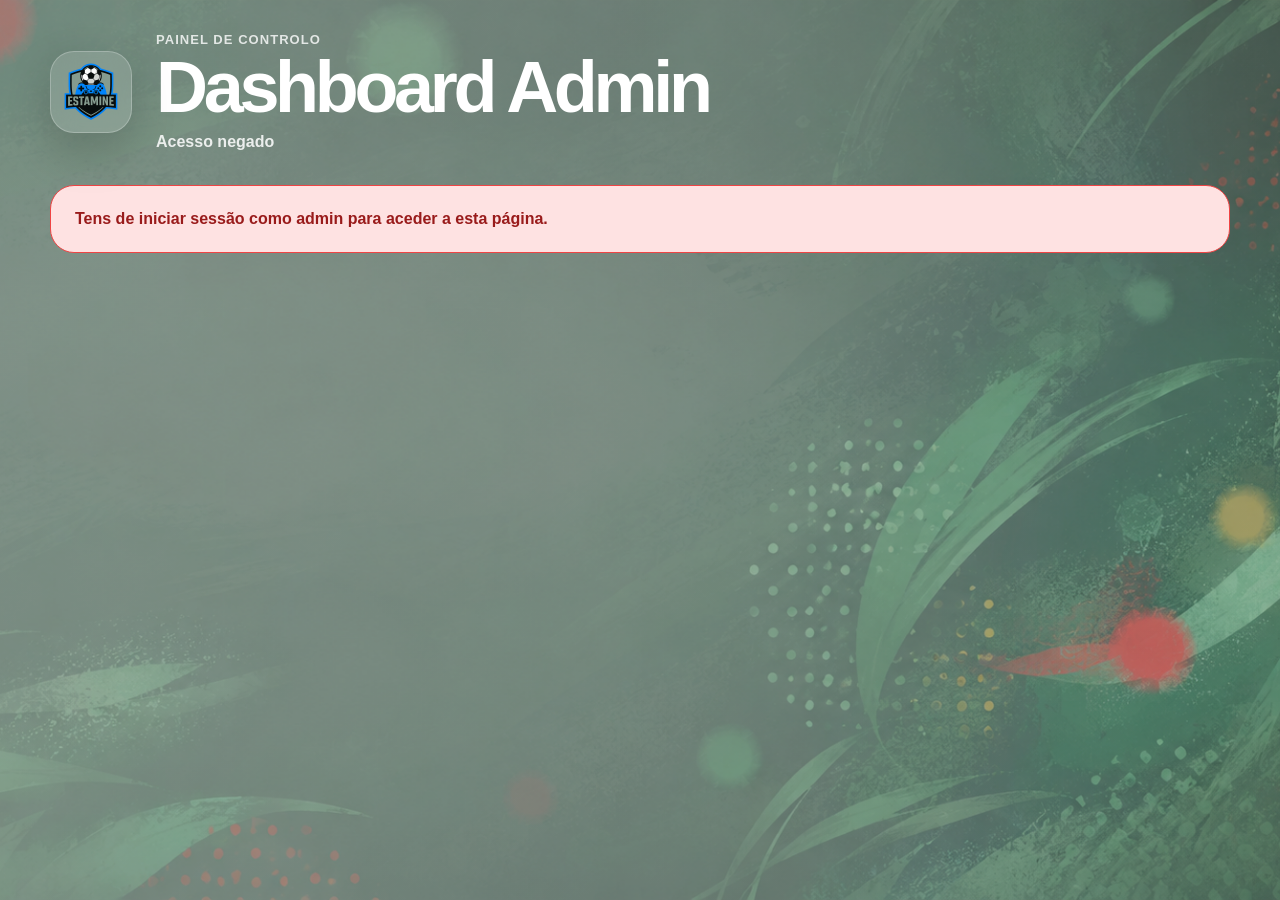
<file: frontend/admin.html>
<!DOCTYPE html>
<html lang="pt">
<head>
  <meta charset="UTF-8" />
  <meta name="viewport" content="width=device-width, initial-scale=1.0" />

  <title>Admin - Fantasy do Estaminé</title>

  <link rel="stylesheet" href="admin.css" />
  <link rel="stylesheet" href="admin-predictions.css" />
  <link rel="stylesheet" href="admin-results.css" />
</head>

<body>
  <main class="admin-page">
    <header class="admin-header">
      <a href="index.html" class="admin-logo-link">
        <img src="img/logo.png" alt="Fantasy do Estaminé" />
      </a>

      <div>
        <p class="admin-kicker">Painel de controlo</p>
        <h1>Dashboard Admin</h1>
        <p id="admin-name" class="admin-subtitle">A validar sessão...</p>
      </div>
    </header>

    <section id="admin-error" class="admin-error hidden">
      Não tens permissão para aceder a esta página.
    </section>

    <section id="admin-content" class="hidden">
      <div class="admin-stats">
        <article class="admin-stat-card">
          <span>Contas criadas</span>
          <strong id="users-count">0</strong>
        </article>

        <article class="admin-stat-card admin-badge-card">
          <span>Estado</span>
          <strong>Admin ativo</strong>
        </article>
      </div>

      <nav class="admin-main-tabs">
        <button
          class="admin-main-tab active"
          type="button"
          data-admin-main-tab="users"
        >
          Utilizadores
        </button>

        <button
          class="admin-main-tab"
          type="button"
          data-admin-main-tab="predictions"
        >
          Predictions
        </button>

        <button
          class="admin-main-tab"
          type="button"
          data-admin-main-tab="socios-predictions"
        >
          Sócios
        </button>

        <button
          class="admin-main-tab"
          type="button"
          data-admin-main-tab="results"
        >
          Resultados
        </button>

        <button
          class="admin-main-tab"
          type="button"
          data-admin-main-tab="draft-scoring"
        >
          Draft
        </button>
      </nav>

      <section id="users-admin-panel" class="admin-main-panel active">
        <section class="admin-table-card">
          <div class="admin-table-header">
            <h2>Utilizadores registados</h2>
            <button id="refresh-users" type="button">Atualizar</button>
          </div>

          <div class="table-wrapper">
            <table>
              <thead>
                <tr>
                  <th>Nome</th>
                  <th>Email</th>
                  <th>Role</th>
                  <th>Criado em</th>
                </tr>
              </thead>

              <tbody id="users-table-body">
                <tr>
                  <td colspan="4">A carregar...</td>
                </tr>
              </tbody>
            </table>
          </div>
        </section>
      </section>

      <section id="predictions-admin-panel" class="admin-main-panel">
        <div id="admin-predictions-root"></div>
      </section>

      <section id="socios-predictions-admin-panel" class="admin-main-panel">
        <div id="admin-socios-predictions-root"></div>
      </section>

      <section id="results-admin-panel" class="admin-main-panel">
        <div id="admin-results-root"></div>
      </section>

      <section id="draft-scoring-admin-panel" class="admin-main-panel">
        <div id="admin-draft-scoring-root"></div>
      </section>

    </section>
  </main>

  <script src="admin.js"></script>
  <script src="admin-predictions.js"></script>
  <script src="admin-socios-predictions.js"></script>
  <script src="admin-results.js"></script>
  <script src="admin-draft-scoring.js"></script>
</body>
</html>
</file>
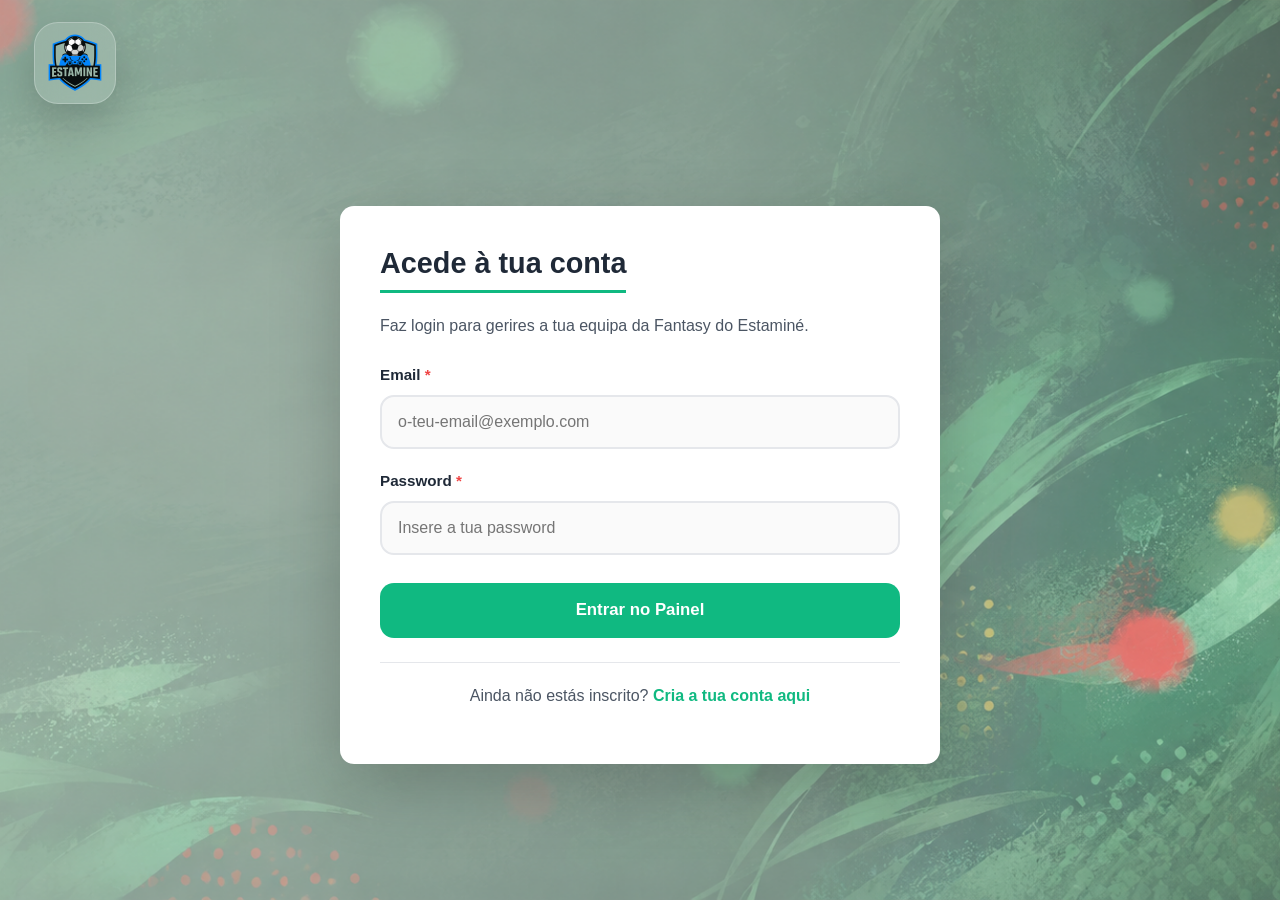
<file: frontend/draft.html>
<!DOCTYPE html>
<html lang="pt">
<head>
  <meta charset="UTF-8">
  <meta name="viewport" content="width=device-width, initial-scale=1.0">
  <title>Draft das Nações - FantasyDanny</title>
  <link rel="stylesheet" href="style_treinador.css">
  <link rel="stylesheet" href="draft.css">
</head>
<body>

  <!-- CABEÇALHO UNIFICADO -->
  <section class="treinador-hero-header">
    <header class="landing-navbar treinador-navbar">
      
      <!-- Canto Esquerdo: Botão Estaminé para Voltar Atrás -->
      <div class="nav-left">
        <a href="index.html" class="logo-link" aria-label="Voltar ao menu">
          <img src="img/logo.png" alt="Estaminé" class="nav-logo">
        </a>

        <nav class="treinador-page-nav draft-page-nav" aria-label="Navegação Draft">
          <a href="#draft-picks-section">Draft</a>
          <a href="#draft-breakdown-section">Meus Pontos</a>
          <a href="#draft-leaderboard-section">Leaderboard</a>
        </nav>

        <button class="treinador-mobile-menu-btn draft-mobile-menu-btn" type="button" aria-label="Abrir menu do draft">
          ☰
        </button>
      </div>

      <nav class="treinador-mobile-nav draft-mobile-nav">
        <a href="#draft-picks-section">Draft</a>
        <a href="#draft-breakdown-section">Meus Pontos</a>
        <a href="#draft-leaderboard-section">Leaderboard</a>
      </nav>

      <!-- Centro: Logo do Draft das Nações / FantasyDanny -->
      <div class="header-logo-container">
        <img src="img/d_sf.png" alt="Draft das Nações Logo" class="main-logo">
      </div>

      <!-- Canto Direito: o auth-nav.js injeta aqui o user -->
      <div class="nav-actions" id="treinador-nav-actions">
        <span class="nav-loading">A validar sessão...</span>
      </div>
      
    </header>
  </section>

  <!-- CONTEÚDO PRINCIPAL DO DRAFT -->
  <div class="container">
    
    <!-- EXPLICAÇÃO DO JOGO COM AS REGRAS DE PONTUAÇÃO EMBUTIDAS -->
    <section class="game-instructions">
      <h2>Como Funciona o Draft das Nações?</h2>
      <p>O objetivo é montares a tua árvore de seleções ideal! Deves escolher <strong>exatamente 2 seleções de cada um dos 4 potes</strong> disponíveis.</p>
      
      <p>Cada seleção que escolheres acumula pontos com base nas vitórias obtidas na Fase de Grupos e também bónus idênticos sempre que passarem para a fase seguinte da competição real. <strong>A pontuação varia estrategicamente de acordo com o Pote da seleção:</strong></p>
      
      <ul style="margin-top: 10px; padding-left: 20px; line-height: 1.6;">
        <li><strong>Pote 1:</strong> Garante <strong>+2 pontos</strong> por vitória e <strong>+2 pontos</strong> ao passar de fase.</li>
        <li><strong>Pote 2:</strong> Garante <strong>+3 pontos</strong> por vitória e <strong>+3 pontos</strong> ao passar de fase.</li>
        <li><strong>Pote 3:</strong> Garante <strong>+4 pontos</strong> por vitória e <strong>+4 pontos</strong> ao passar de fase.</li>
        <li><strong>Pote 4:</strong> Garante <strong>+5 pontos</strong> por vitória e <strong>+5 pontos</strong> ao passar de fase.</li>
      </ul>
    </section>

    <hr class="section-divider">

    <h1 id="draft-picks-section" class="section-title"><span class="highlight">Faz o teu Draft:</span></h1>
    
    <form id="draftForm">
      <div class="potes-grid">
        
        <!-- POTE 1 -->
        <div class="pote-card" data-pote="1" data-pts="2">
          <div class="pote-header"><span>POTE 1</span> <span class="pote-counter">0/2</span></div>
          <div class="teams-list">
            <label><input type="checkbox" name="pote1[]" value="França" class="team-checkbox"><span class="team-label">França</span></label>
            <label><input type="checkbox" name="pote1[]" value="Holanda" class="team-checkbox"><span class="team-label">Holanda</span></label>
            <label><input type="checkbox" name="pote1[]" value="Argentina" class="team-checkbox"><span class="team-label">Argentina</span></label>
            <label><input type="checkbox" name="pote1[]" value="Marrocos" class="team-checkbox"><span class="team-label">Marrocos</span></label>
            <label><input type="checkbox" name="pote1[]" value="Espanha" class="team-checkbox"><span class="team-label">Espanha</span></label>
            <label><input type="checkbox" name="pote1[]" value="Bélgica" class="team-checkbox"><span class="team-label">Bélgica</span></label>
            <label><input type="checkbox" name="pote1[]" value="Inglaterra" class="team-checkbox"><span class="team-label">Inglaterra</span></label>
            <label><input type="checkbox" name="pote1[]" value="Alemanha" class="team-checkbox"><span class="team-label">Alemanha</span></label>
            <label><input type="checkbox" name="pote1[]" value="Portugal" class="team-checkbox"><span class="team-label">Portugal</span></label>
            <label><input type="checkbox" name="pote1[]" value="Croácia" class="team-checkbox"><span class="team-label">Croácia</span></label>
            <label><input type="checkbox" name="pote1[]" value="Brasil" class="team-checkbox"><span class="team-label">Brasil</span></label>
            <label><input type="checkbox" name="pote1[]" value="Colômbia" class="team-checkbox"><span class="team-label">Colômbia</span></label>
          </div>
        </div>

        <!-- POTE 2 -->
        <div class="pote-card" data-pote="2" data-pts="3">
          <div class="pote-header"><span>POTE 2</span> <span class="pote-counter">0/2</span></div>
          <div class="teams-list">
            <label><input type="checkbox" name="pote2[]" value="Senegal" class="team-checkbox"><span class="team-label">Senegal</span></label>
            <label><input type="checkbox" name="pote2[]" value="Irão" class="team-checkbox"><span class="team-label">Irão</span></label>
            <label><input type="checkbox" name="pote2[]" value="México" class="team-checkbox"><span class="team-label">México</span></label>
            <label><input type="checkbox" name="pote2[]" value="Equador" class="team-checkbox"><span class="team-label">Equador</span></label>
            <label><input type="checkbox" name="pote2[]" value="EUA" class="team-checkbox"><span class="team-label">EUA</span></label>
            <label><input type="checkbox" name="pote2[]" value="Áustria" class="team-checkbox"><span class="team-label">Áustria</span></label>
            <label><input type="checkbox" name="pote2[]" value="Uruguai" class="team-checkbox"><span class="team-label">Uruguai</span></label>
            <label><input type="checkbox" name="pote2[]" value="Turquia" class="team-checkbox"><span class="team-label">Turquia</span></label>
            <label><input type="checkbox" name="pote2[]" value="Japão" class="team-checkbox"><span class="team-label">Japão</span></label>
            <label><input type="checkbox" name="pote2[]" value="Coreia do Sul" class="team-checkbox"><span class="team-label">Coreia do Sul</span></label>
            <label><input type="checkbox" name="pote2[]" value="Suíça" class="team-checkbox"><span class="team-label">Suíça</span></label>
            <label><input type="checkbox" name="pote2[]" value="Austrália" class="team-checkbox"><span class="team-label">Austrália</span></label>
          </div>
        </div>

        <!-- POTE 3 -->
        <div class="pote-card" data-pote="3" data-pts="4">
          <div class="pote-header"><span>POTE 3</span> <span class="pote-counter">0/2</span></div>
          <div class="teams-list">
            <label><input type="checkbox" name="pote3[]" value="Argélia" class="team-checkbox"><span class="team-label">Argélia</span></label>
            <label><input type="checkbox" name="pote3[]" value="Noruega" class="team-checkbox"><span class="team-label">Noruega</span></label>
            <label><input type="checkbox" name="pote3[]" value="Egito" class="team-checkbox"><span class="team-label">Egito</span></label>
            <label><input type="checkbox" name="pote3[]" value="Panamá" class="team-checkbox"><span class="team-label">Panamá</span></label>
            <label><input type="checkbox" name="pote3[]" value="Canadá" class="team-checkbox"><span class="team-label">Canadá</span></label>
            <label><input type="checkbox" name="pote3[]" value="Costa do Marfim" class="team-checkbox"><span class="team-label">Costa do Marfim</span></label>
            <label><input type="checkbox" name="pote3[]" value="Paraguai" class="team-checkbox"><span class="team-label">Paraguai</span></label>
            <label><input type="checkbox" name="pote3[]" value="Suécia" class="team-checkbox"><span class="team-label">Suécia</span></label>
            <label><input type="checkbox" name="pote3[]" value="República Tcheca" class="team-checkbox"><span class="team-label">Rep. Tcheca</span></label>
            <label><input type="checkbox" name="pote3[]" value="Escócia" class="team-checkbox"><span class="team-label">Escócia</span></label>
            <label><input type="checkbox" name="pote3[]" value="RD do Congo" class="team-checkbox"><span class="team-label">RD do Congo</span></label>
            <label><input type="checkbox" name="pote3[]" value="Tunísia" class="team-checkbox"><span class="team-label">Tunísia</span></label>
          </div>
        </div>

        <!-- POTE 4 -->
        <div class="pote-card" data-pote="4" data-pts="5">
          <div class="pote-header"><span>POTE 4</span> <span class="pote-counter">0/2</span></div>
          <div class="teams-list">
            <label><input type="checkbox" name="pote4[]" value="Catar" class="team-checkbox"><span class="team-label">Catar</span></label>
            <label><input type="checkbox" name="pote4[]" value="África do Sul" class="team-checkbox"><span class="team-label">África do Sul</span></label>
            <label><input type="checkbox" name="pote4[]" value="Iraque" class="team-checkbox"><span class="team-label">Iraque</span></label>
            <label><input type="checkbox" name="pote4[]" value="Arábia Saudita" class="team-checkbox"><span class="team-label">Arábia Saudita</span></label>
            <label><input type="checkbox" name="pote4[]" value="Jordânia" class="team-checkbox"><span class="team-label">Jordânia</span></label>
            <label><input type="checkbox" name="pote4[]" value="Bósnia e Herzegovina" class="team-checkbox"><span class="team-label">Bósnia e Herz.</span></label>
            <label><input type="checkbox" name="pote4[]" value="Gana" class="team-checkbox"><span class="team-label">Gana</span></label>
            <label><input type="checkbox" name="pote4[]" value="Cabo Verde" class="team-checkbox"><span class="team-label">Cabo Verde</span></label>
            <label><input type="checkbox" name="pote4[]" value="Haiti" class="team-checkbox"><span class="team-label">Haiti</span></label>
            <label><input type="checkbox" name="pote4[]" value="Curaçau" class="team-checkbox"><span class="team-label">Curaçau</span></label>
            <label><input type="checkbox" name="pote4[]" value="Uzbequistão" class="team-checkbox"><span class="team-label">Uzbequistão</span></label>
            <label><input type="checkbox" name="pote4[]" value="Nova Zelândia" class="team-checkbox"><span class="team-label">Nova Zelândia</span></label>
          </div>
        </div>

      </div>

      <!-- TABELA DE RESUMO -->
      <div id="resumoDraft" class="resumo-container" style="display: none;">
        <h3>As Tuas Escolhas Atuais</h3>
        <table class="table-pontos">
          <thead>
            <tr>
              <th>Pote</th>
              <th>Seleção Selecionada</th>
              <th>Vitória (Grupos)</th>
              <th>Passar de Fase</th>
            </tr>
          </thead>
          <tbody id="resumoTableBody"></tbody>
        </table>
      </div>

      <button type="submit" class="btn-submit">Submeter Equipas do Draft</button>
    </form>
  </div>

  <section id="draft-breakdown-section" class="draft-breakdown-container hidden">
    <div class="draft-breakdown-header">
      <div>
        <h2>Resumo dos teus pontos</h2>
        <p>Vê de onde vêm os pontos de cada seleção do teu Draft.</p>
      </div>

      <strong id="draft-breakdown-total">0 pts</strong>
    </div>

    <div id="draft-breakdown-grid" class="draft-breakdown-grid">
    </div>
  </section>
  
  <!-- LEADERBOARD DRAFT -->
  <section id="draft-leaderboard-section" class="draft-leaderboard-container">
    <div class="draft-leaderboard-header">
      <div>
        <h2>Leaderboard</h2>
        <p>Classificação do Draft das Nações.</p>
      </div>

      <button
        type="button"
        id="refresh-draft-leaderboard-btn"
        class="draft-leaderboard-refresh-btn"
        aria-label="Atualizar leaderboard"
        title="Atualizar leaderboard"
      >
        ⟳
      </button>
    </div>

    <div class="draft-leaderboard-table-wrapper">
      <table class="draft-leaderboard-table">
        <thead>
          <tr>
            <th>#</th>
            <th>Utilizador</th>
            <th>Pontos</th>
          </tr>
        </thead>

        <tbody id="draft-leaderboard-body">
          <tr>
            <td colspan="3" class="draft-leaderboard-loading">
              A carregar leaderboard...
            </td>
          </tr>
        </tbody>
      </table>
    </div>
  </section>

  <button id="back-to-top" class="back-to-top" type="button" aria-label="Voltar ao topo">
    ↑
  </button>

  <!-- Visível por defeito para evitar piscar conteúdo errado no refresh -->
  <div id="page-loader" class="page-loader">
    <div class="loader-box">
      <div class="loader-spinner"></div>
      <p id="page-loader-text">A carregar o teu Draft...</p>
    </div>
  </div>

  <script src="auth-nav.js"></script>
  <script src="draft.js"></script>
</body>
</html>
</file>
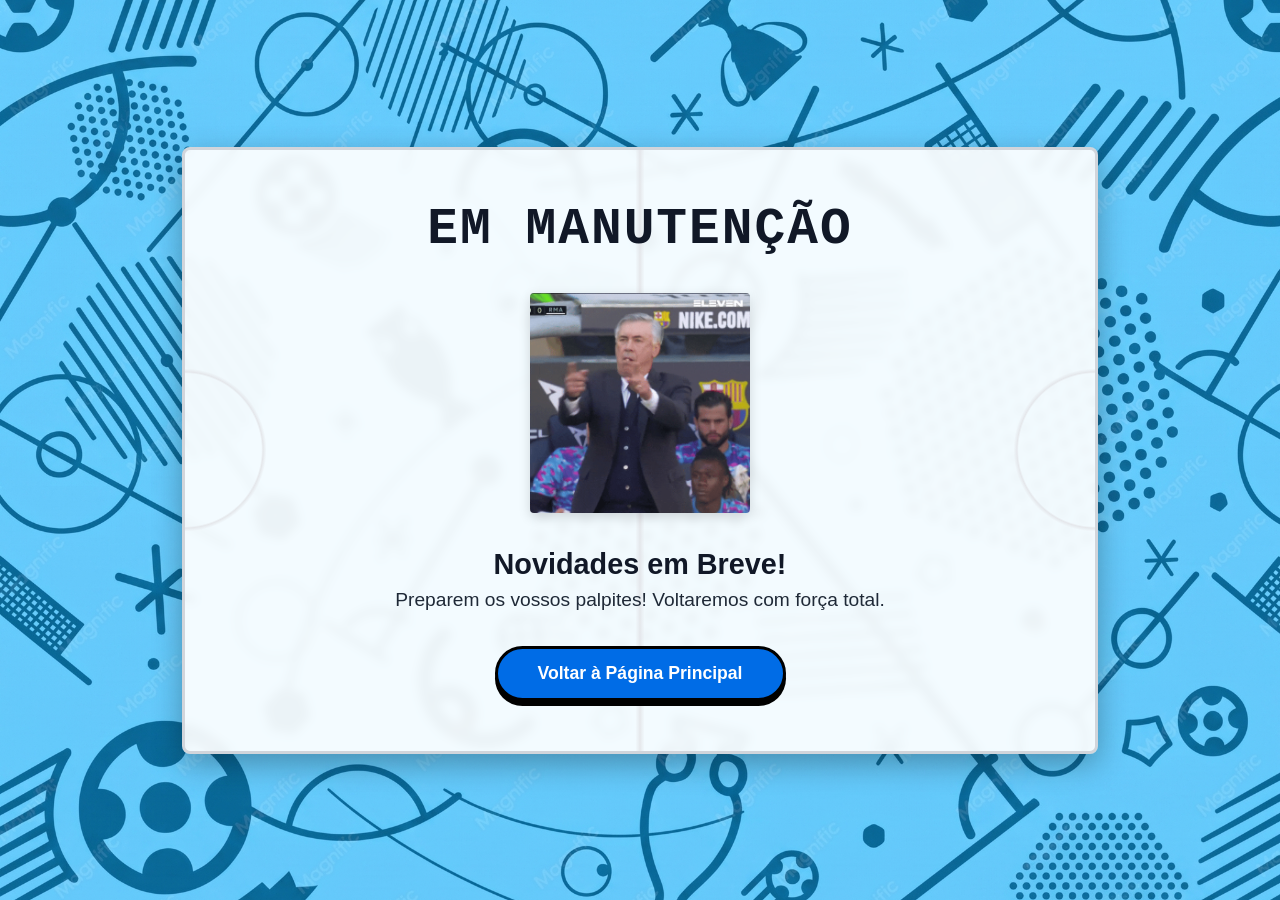
<file: frontend/manutencao.html>
<!DOCTYPE html>
<html lang="pt">
<head>
    <meta charset="UTF-8">
    <meta name="viewport" content="width=device-width, initial-scale=1.0">
    <title>Treinador de Bancada - Em Manutenção</title>
    <link rel="stylesheet" href="style_manutencao.css">
</head>
<body>

    <div class="stadium-container">
        <h1 class="title-maintenance">EM MANUTENÇÃO</h1>
        
        <div class="graphic-area">
            <img src="img/treinador.gif" alt="Jogador animado" class="player-gif">
        </div>

        <h2 class="subtitle"> Novidades em Breve!</h2>
        <p class="description">Preparem os vossos palpites! Voltaremos com força total.</p>
        
        <a href="index.html" class="btn-return">Voltar à Página Principal</a>
    </div>

</body>
</html>
</file>
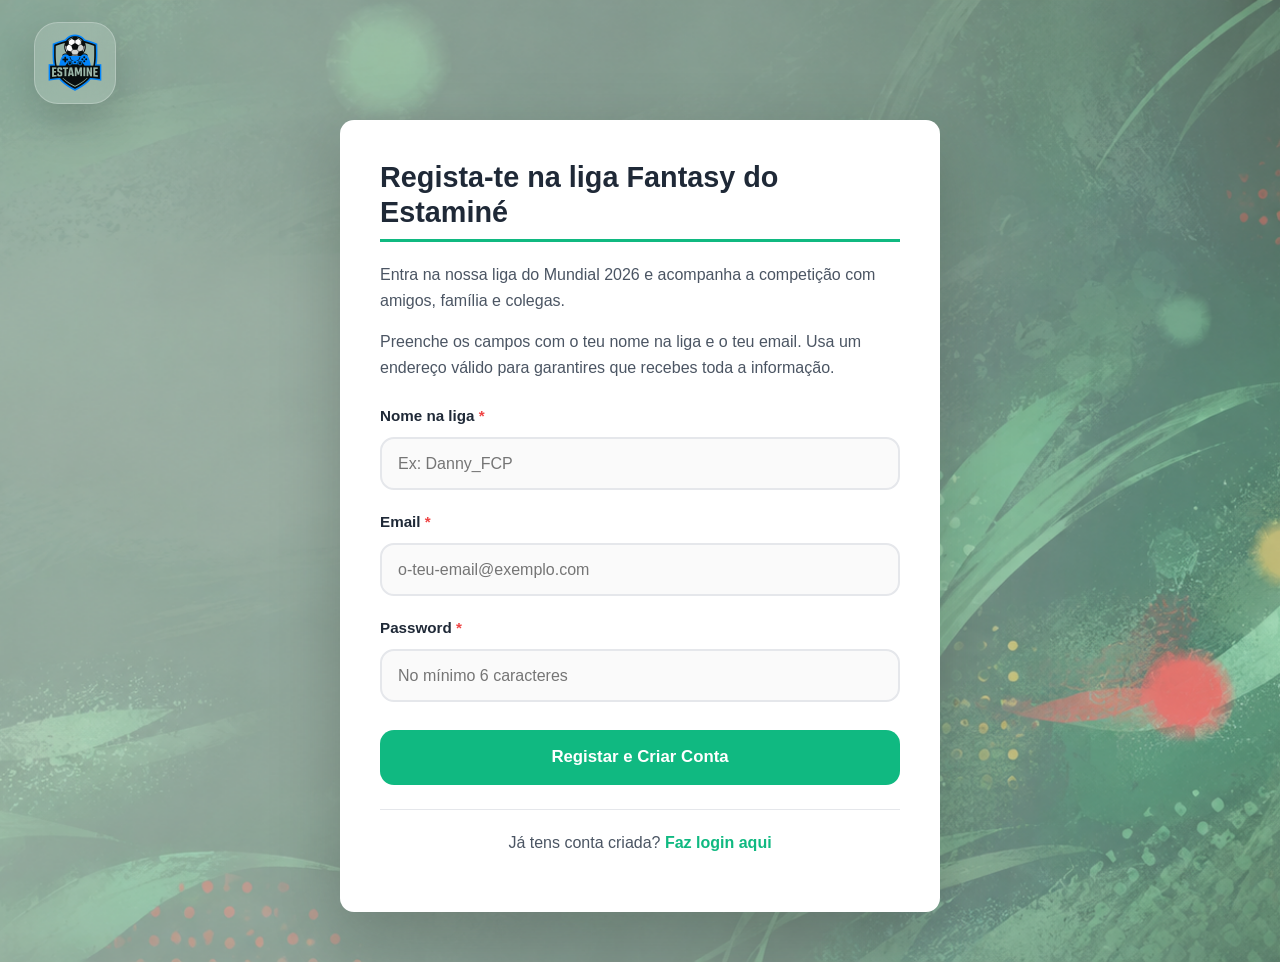
<file: frontend/registar.html>
<!DOCTYPE html>
<html lang="pt">
<head>
  <meta charset="UTF-8" />
  <meta name="viewport" content="width=device-width, initial-scale=1.0" />
  <title>Entrar / Registar - Fantasy do Estaminé</title>

  <link rel="stylesheet" href="registar.css" />
  <link rel="stylesheet" href="shared-nav.css" />
</head>
<body class="auth-page">
  <div id="shared-navbar"></div>

  <main class="auth-main">
    <section id="register-section" class="auth-card">
      <h1>Regista-te na liga Fantasy do Estaminé</h1>

      <p>
        Entra na nossa liga do Mundial 2026 e acompanha a competição com amigos,
        família e colegas.
      </p>
      <p>
        Preenche os campos com o teu nome na liga e o teu email. Usa um endereço
        válido para garantires que recebes toda a informação.
      </p>

      <div id="register-message" class="form-message hidden"></div>

      <form id="register-form" class="auth-form">
        <div class="form-group">
          <label for="reg-name">Nome na liga</label>
          <input type="text" id="reg-name" name="username" required placeholder="Ex: Danny_FCP" />
        </div>

        <div class="form-group">
          <label for="reg-email">Email</label>
          <input type="email" id="reg-email" name="email" required placeholder="o-teu-email@exemplo.com" />
        </div>

        <div class="form-group">
          <label for="reg-password">Password</label>
          <input type="password" id="reg-password" name="password" required minlength="6" placeholder="No mínimo 6 caracteres" />
        </div>

        <button type="submit" class="auth-submit">Registar e Criar Conta</button>
      </form>

      <p class="form-toggle">
        Já tens conta criada?
        <a href="registar.html?mode=login" data-auth-toggle>Faz login aqui</a>
      </p>
    </section>

    <section id="login-section" class="auth-card hidden">
      <h1>Acede à tua conta</h1>
      <p>Faz login para gerires a tua equipa da Fantasy do Estaminé.</p>

      <div id="login-message" class="form-message hidden"></div>

      <form id="login-form" class="auth-form">
        <div class="form-group">
          <label for="login-email">Email</label>
          <input type="email" id="login-email" name="email" required placeholder="o-teu-email@exemplo.com" />
        </div>

        <div class="form-group">
          <label for="login-password">Password</label>
          <input type="password" id="login-password" name="password" required placeholder="Insere a tua password" />
        </div>

        <button type="submit" class="auth-submit">Entrar no Painel</button>
      </form>

      <p class="form-toggle">
        Ainda não estás inscrito?
        <a href="registar.html?mode=register" data-auth-toggle>Cria a tua conta aqui</a>
      </p>
    </section>
  </main>

  <script src="shared-nav.js"></script>
  <script src="registar.js"></script>
</body>
</html>
</file>
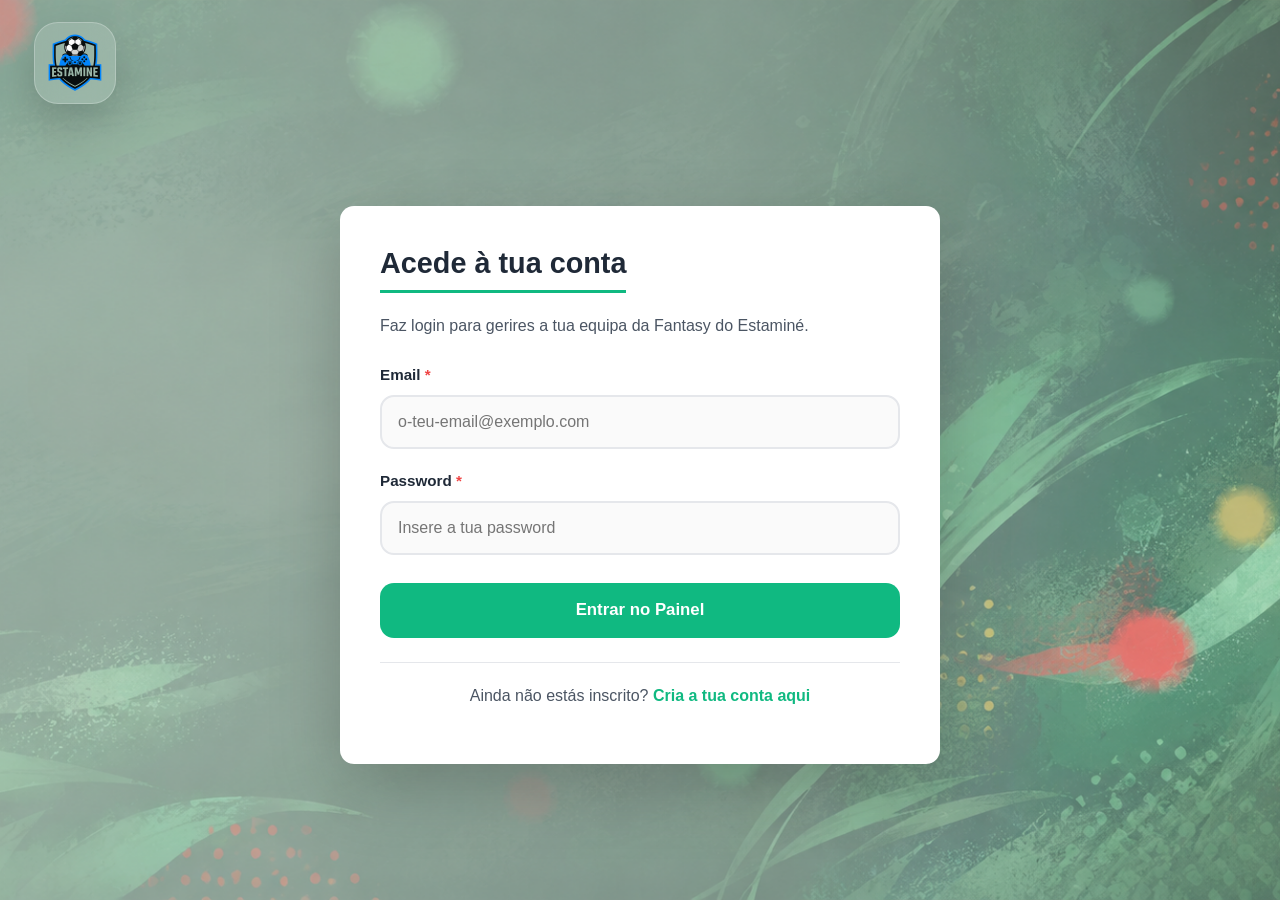
<file: frontend/Treinador.html>
<!DOCTYPE html>
<html lang="pt">
<head>
  <meta charset="UTF-8">
  <meta name="viewport" content="width=device-width, initial-scale=1.0">
  <title>Treinador de Bancada - Mundial 2026</title>
  <link rel="stylesheet" href="style_treinador.css">
</head>
<body>
  <div id="page-loader" class="page-loader hidden">
    <div class="loader-card">
      <div class="loader-spinner"></div>
      <p id="page-loader-text">A carregar...</p>
    </div>
  </div>

  <section class="treinador-hero-header">
    <header class="landing-navbar treinador-navbar">
      <div class="nav-left">
        <a href="index.html" class="logo-link" aria-label="Voltar ao menu">
          <img src="img/logo.png" alt="Estaminé" class="nav-logo">
        </a>

        <nav class="treinador-page-nav" aria-label="Navegação Treinador">
          <a href="#predicts-section">Predicts</a>
          <a href="#leaderboard-section">Leaderboard</a>
        </nav>

        <button class="treinador-mobile-menu-btn" type="button" aria-label="Abrir menu do treinador">
          ☰
        </button>
      </div>
      <nav class="treinador-mobile-nav">
        <a href="#predicts-section">Predicts</a>
        <a href="#leaderboard-section">Leaderboard</a>
      </nav>

      <div class="header-logo-container">
        <img src="img/tb_sf.png" alt="Treinador de Bancada Logo" class="main-logo">
      </div>

      <div class="nav-actions" id="treinador-nav-actions">
        <span class="nav-loading">A validar sessão...</span>
      </div>
    </header>
  </section>

  <div class="wp-block-group alignwide content-medium section-padding" id="info-card">
    <h1 class="wp-block-heading font-large" id="info-title">
      Como funciona o jogo de predicts
    </h1>

    <p class="font-medium" id="info-description">
      Preenche o resultado de cada jogo e escolhe um marcador, ou seleciona manualmente
      <strong>Sem Marcador</strong>.
    </p>

    <ul class="wp-block-list font-small" id="info-list">
      <li>Escreve os golos da equipa da esquerda no primeiro campo e os da direita no segundo campo.</li>
      <li>Escolhe um marcador no campo <strong>Marcador</strong>, ou seleciona <strong>Sem Marcador</strong>.</li>
      <li>Depois de submeteres, as predicts ficam bloqueadas e já não podem ser alteradas.</li>
    </ul>

    <div class="points-rules-card">
      <h3>Pontuação</h3>

      <div class="points-rules-grid">
        <div class="points-rule">
          <span class="points-value">+5 pts</span>
          <span class="points-label">Resultado exato</span>
        </div>

        <div class="points-rule">
          <span class="points-value">+1 pt</span>
          <span class="points-label">Vencedor/empate certo</span>
        </div>

        <div class="points-rule">
          <span class="points-value">+4 pts</span>
          <span class="points-label">Marcador certo</span>
        </div>

        <div class="points-rule bonus-rule">
          <span class="points-value">+5 pts</span>
          <span class="points-label">Bónus: resultado exato + marcador</span>
        </div>
      </div>

      <p class="points-note">
        O resultado exato não acumula com o ponto de vencedor/empate.
      </p>
    </div>
    
  </div>

  <div id="predicts-section" class="wp-block-group alignwide content-wide section-padding">
    <div class="round-heading-row">
      <div>
        <h2 class="wp-block-heading font-large" id="grid-title">
          Grelha de jogos e predicts
        </h2>
        <h3 class="jornada-title">Rodada 1 - Fase de Grupos</h3>
      </div>

      <div id="admin-round-controls" class="admin-round-controls hidden">
        <button type="button" id="next-round-btn" class="round-btn">
          Passar para próxima rodada →
        </button>
      </div>
    </div>

    <div class="round-navigator" aria-label="Navegação entre rodadas">
      <button type="button" id="prev-round-view-btn" class="round-nav-btn">
        ← <span id="prev-round-label">Rodada anterior</span>
      </button>

      <div class="round-nav-current">
        <span id="round-nav-current-label">Rodada atual</span>
        <small id="round-nav-status-label">A carregar...</small>
      </div>

      <button type="button" id="next-round-view-btn" class="round-nav-btn">
        <span id="next-round-label">Próxima rodada</span> →
      </button>
    </div>

    <form id="palpites-form">
      <div class="table-container">
        <table class="fantasy-table">
          <colgroup>
            <col class="col-date">
            <col class="col-group">
            <col class="col-game">
            <col class="col-prediction">
            <col class="col-scorer">
          </colgroup>

          <thead>
            <tr>
              <th>Data / Hora</th>
              <th>Grupo</th>
              <th>Jogo</th>
              <th class="prediction-header">Predict (Casa X Fora)</th>
              <th>Previsão de Marcador</th>
            </tr>
          </thead>

          <tbody id="matches-body">
            <tr>
              <td colspan="5" class="loading-cell">A carregar jogos...</td>
            </tr>
          </tbody>
        </table>
      </div>

      <div class="submit-container">
        <button type="submit" class="btn-submit-palpites">
          Submeter Predicts da Rodada
        </button>
      </div>
    </form>
  </div>

  <!-- LEADERBOARD TREINADOR -->
  <div id="leaderboard-section" class="wp-block-group alignwide content-medium section-padding leaderboard-card">
    <div class="leaderboard-header">
      <div>
        <h2 class="wp-block-heading font-large">
          Leaderboard
        </h2>

        <p class="leaderboard-subtitle">
          Classificação do Treinador de Bancada.
        </p>
      </div>

      <button type="button" id="refresh-leaderboard-btn" class="leaderboard-refresh-btn">
        ⟳
      </button>
    </div>

    <div class="leaderboard-table-wrapper">
      <table class="leaderboard-table">
        <thead>
          <tr>
            <th>#</th>
            <th>Utilizador</th>
            <th>Pontos</th>
          </tr>
        </thead>

        <tbody id="leaderboard-body">
          <tr>
            <td colspan="3" class="leaderboard-loading">
              A carregar leaderboard...
            </td>
          </tr>
        </tbody>
      </table>
    </div>
  </div>

  <dialog id="player-dialog" class="player-dialog">
    <div class="player-dialog-card">
      <div class="player-dialog-header">
        <div>
          <h3 id="player-dialog-title">Escolher marcador</h3>
          <p id="player-dialog-subtitle">Seleciona um jogador ou deixa sem marcador.</p>
        </div>

        <button type="button" class="player-dialog-close" id="player-dialog-close" aria-label="Fechar">
          ×
        </button>
      </div>

      <div class="player-dialog-search-row">
        <input
          type="search"
          id="player-search-input"
          class="player-search-input"
          placeholder="Pesquisar jogador..."
          autocomplete="off"
        >
      </div>

      <div id="player-list" class="player-list"></div>

      <div class="player-dialog-footer">
        <button type="button" id="clear-player-btn" class="player-secondary-btn">
          Sem Marcador
        </button>

        <button type="button" id="cancel-player-btn" class="player-primary-btn">
          Fechar
        </button>
      </div>
    </div>
  </dialog>

  <button id="back-to-top" class="back-to-top" type="button" aria-label="Voltar ao topo">
    ↑
  </button>

  <script src="auth-nav.js"></script>
  <script src="treinador.js"></script>
</body>
</html>
</file>
<file: frontend/admin.css>
:root {
  --bg: #f3f0ea;
  --text: #111111;
  --muted: #555555;
  --card: #ffffff;
  --border: #ded8cf;
  --dark: #111111;
  --primary: #10b981;
  --danger: #ef4444;
  --radius: 24px;
}

* {
  box-sizing: border-box;
}

body {
  margin: 0;
  min-height: 100vh;
  background:
    linear-gradient(rgba(0, 0, 0, 0.18), rgba(0, 0, 0, 0.18)),
    url("img/back.png") center / cover no-repeat;
  color: var(--text);
  font-family: Inter, Arial, Helvetica, sans-serif;
}

.admin-page {
  width: min(100% - 40px, 1180px);
  margin: 0 auto;
  padding: 32px 0 60px;
}

.admin-header {
  margin-bottom: 34px;
  display: flex;
  align-items: center;
  gap: 24px;
  color: #ffffff;
}

.admin-logo-link {
  width: 82px;
  height: 82px;
  flex-shrink: 0;

  display: flex;
  align-items: center;
  justify-content: center;

  border-radius: 24px;
  background: rgba(255, 255, 255, 0.14);
  border: 1px solid rgba(255, 255, 255, 0.24);
  backdrop-filter: blur(12px);
  box-shadow: 0 18px 45px rgba(0, 0, 0, 0.18);
}

.admin-logo-link img {
  width: 64px;
  display: block;
}

.admin-kicker {
  margin: 0 0 6px;
  font-size: 13px;
  font-weight: 900;
  letter-spacing: 0.08em;
  text-transform: uppercase;
  opacity: 0.8;
}

.admin-header h1 {
  margin: 0;
  font-size: clamp(38px, 6vw, 72px);
  line-height: 0.95;
  letter-spacing: -0.06em;
}

.admin-subtitle {
  margin: 12px 0 0;
  color: rgba(255, 255, 255, 0.86);
  font-weight: 700;
}

.admin-stats {
  margin-bottom: 26px;
  display: grid;
  grid-template-columns: repeat(2, minmax(0, 1fr));
  gap: 18px;
}

.admin-stat-card {
  padding: 28px;
  background: var(--card);
  border: 1px solid var(--border);
  border-radius: var(--radius);
  box-shadow: 0 22px 60px rgba(0, 0, 0, 0.16);
}

.admin-stat-card span {
  display: block;
  margin-bottom: 10px;
  color: var(--muted);
  font-size: 14px;
  font-weight: 800;
}

.admin-stat-card strong {
  font-size: 42px;
  line-height: 1;
  font-weight: 900;
  letter-spacing: -0.05em;
}

.admin-badge-card strong {
  color: var(--primary);
  font-size: 34px;
}

.admin-table-card {
  overflow: hidden;
  background: var(--card);
  border: 1px solid var(--border);
  border-radius: var(--radius);
  box-shadow: 0 22px 60px rgba(0, 0, 0, 0.16);
}

.admin-table-header {
  padding: 24px;
  border-bottom: 1px solid var(--border);

  display: flex;
  align-items: center;
  justify-content: space-between;
  gap: 16px;
}

.admin-table-header h2 {
  margin: 0;
  font-size: 28px;
  letter-spacing: -0.04em;
}

.admin-table-header button {
  padding: 12px 18px;
  background: var(--dark);
  color: #ffffff;
  border: 0;
  border-radius: 14px;
  cursor: pointer;
  font-weight: 900;
  font-style: italic;
}

.table-wrapper {
  overflow-x: auto;
}

table {
  width: 100%;
  border-collapse: collapse;
}

th,
td {
  padding: 16px 20px;
  text-align: left;
  border-bottom: 1px solid var(--border);
  white-space: nowrap;
}

th {
  color: var(--muted);
  font-size: 13px;
  font-weight: 900;
  text-transform: uppercase;
  letter-spacing: 0.04em;
}

td {
  font-size: 15px;
  font-weight: 700;
}

.role-pill {
  padding: 6px 10px;
  display: inline-flex;
  border-radius: 999px;
  background: #e5e7eb;
  color: #111111;
  font-size: 12px;
  font-weight: 900;
}

.role-admin {
  background: #facc15;
}

.admin-error {
  padding: 24px;
  background: #fee2e2;
  color: #991b1b;
  border: 1px solid #ef4444;
  border-radius: var(--radius);
  font-weight: 900;
}

.hidden {
  display: none !important;
}

@media (max-width: 700px) {
  .admin-header {
    align-items: flex-start;
  }

  .admin-stats {
    grid-template-columns: 1fr;
  }

  .admin-table-header {
    align-items: flex-start;
    flex-direction: column;
  }
}



/* ===============================
   ADMIN DRAFT SCORING
================================ */

.draft-scoring-header-text p {
  margin: 8px 0 0;
  color: var(--muted);
  font-weight: 700;
}

.draft-scoring-summary {
  padding: 22px 24px;

  display: grid;
  gap: 6px;

  color: var(--muted);
  font-weight: 800;
}

.draft-scoring-summary strong {
  color: var(--text);
  font-size: 20px;
}

.draft-scoring-summary span {
  line-height: 1.4;
}

.draft-scoring-dialog {
  width: min(720px, calc(100% - 28px));
  padding: 0;

  border: 0;
  border-radius: 28px;
  background: #ffffff;
  color: var(--text);

  box-shadow: 0 30px 90px rgba(0, 0, 0, 0.35);
}

.draft-scoring-dialog::backdrop {
  background: rgba(0, 0, 0, 0.55);
  backdrop-filter: blur(5px);
}

.draft-scoring-dialog-content {
  padding: 24px;

  display: grid;
  gap: 18px;
}

.draft-scoring-dialog-header {
  display: flex;
  align-items: flex-start;
  justify-content: space-between;
  gap: 18px;
}

.draft-scoring-kicker {
  margin: 0 0 6px;
  color: var(--muted);
  font-size: 12px;
  font-weight: 950;
  text-transform: uppercase;
  letter-spacing: 0.08em;
}

.draft-scoring-dialog-header h3 {
  margin: 0;
  font-size: 28px;
  letter-spacing: -0.04em;
}

.draft-scoring-close {
  width: 42px;
  height: 42px;

  border: 0;
  border-radius: 999px;
  background: #f1f5f9;
  color: #0f172a;

  cursor: pointer;
  font-size: 28px;
  font-weight: 900;
  line-height: 1;
}

.draft-scoring-field {
  display: grid;
  gap: 8px;

  color: var(--muted);
  font-size: 13px;
  font-weight: 950;
  text-transform: uppercase;
  letter-spacing: 0.04em;
}

.draft-scoring-field select {
  width: 100%;
  padding: 13px 14px;

  border: 1px solid var(--border);
  border-radius: 15px;
  background: #ffffff;
  color: var(--text);

  font-size: 15px;
  font-weight: 850;
}

.draft-scoring-status {
  padding: 12px 14px;

  border-radius: 15px;
  background: #f8fafc;
  color: #475569;

  font-size: 14px;
  font-weight: 850;
}

.draft-scoring-status.is-ok {
  background: #ecfdf5;
  color: #047857;
}

.draft-scoring-status.is-error {
  background: #fee2e2;
  color: #991b1b;
}

.draft-scoring-status.is-loading {
  background: #eff6ff;
  color: #1d4ed8;
}

.draft-scoring-teams {
  max-height: 420px;
  overflow: auto;

  display: grid;
  grid-template-columns: repeat(2, minmax(0, 1fr));
  gap: 10px;
}

.draft-scoring-team {
  padding: 13px;

  display: flex;
  align-items: center;
  gap: 12px;

  border: 1px solid var(--border);
  border-radius: 16px;
  background: #ffffff;

  cursor: pointer;
}

.draft-scoring-team input {
  width: 18px;
  height: 18px;
  accent-color: var(--primary);
}

.draft-scoring-team-main {
  min-width: 0;
  flex: 1;

  display: grid;
  gap: 3px;
}

.draft-scoring-team-main strong {
  overflow: hidden;
  color: var(--text);
  font-size: 14px;
  font-weight: 950;
  text-overflow: ellipsis;
  white-space: nowrap;
}

.draft-scoring-team-main small {
  color: var(--muted);
  font-size: 12px;
  font-weight: 850;
}

.draft-scoring-team em {
  padding: 5px 8px;

  border-radius: 999px;
  background: #dcfce7;
  color: #166534;

  font-size: 10px;
  font-style: normal;
  font-weight: 950;
  text-transform: uppercase;
}

.draft-scoring-team.is-awarded {
  background: #f8fafc;
  opacity: 0.78;
  cursor: not-allowed;
}

.draft-scoring-empty {
  grid-column: 1 / -1;
  padding: 18px;

  border-radius: 16px;
  background: #f8fafc;
  color: var(--muted);

  font-weight: 850;
  text-align: center;
}

.draft-scoring-empty.is-error {
  background: #fee2e2;
  color: #991b1b;
}

.draft-scoring-actions {
  display: flex;
  justify-content: flex-end;
  gap: 10px;
}

.draft-scoring-actions button {
  padding: 13px 16px;

  border: 0;
  border-radius: 14px;

  cursor: pointer;
  font-weight: 950;
}

.draft-scoring-confirm {
  background: var(--dark);
  color: #ffffff;
}

.draft-scoring-cancel {
  background: #e5e7eb;
  color: #111827;
}

@media (max-width: 700px) {
  .draft-scoring-teams {
    grid-template-columns: 1fr;
  }

  .draft-scoring-actions {
    flex-direction: column;
  }

  .draft-scoring-actions button {
    width: 100%;
  }
}



.draft-scoring-global-summary {
  display: grid;
  grid-template-columns: repeat(5, minmax(0, 1fr));
  gap: 12px;
}

.draft-scoring-phase-card {
  padding: 14px 16px;

  display: grid;
  gap: 5px;

  border: 1px solid var(--border);
  border-radius: 16px;
  background: #f8fafc;
}

.draft-scoring-phase-card strong {
  color: var(--text);
  font-size: 15px;
  font-weight: 950;
  line-height: 1.2;
}

.draft-scoring-phase-card span {
  color: var(--muted);
  font-size: 13px;
  font-weight: 850;
}

@media (max-width: 1100px) {
  .draft-scoring-global-summary {
    grid-template-columns: repeat(2, minmax(0, 1fr));
  }
}

@media (max-width: 560px) {
  .draft-scoring-global-summary {
    grid-template-columns: 1fr;
  }
}
</file>
<file: frontend/admin-predictions.css>
.admin-main-tabs {
  margin-bottom: 22px;
  padding: 8px;
  display: flex;
  gap: 8px;

  background: rgba(255, 255, 255, 0.22);
  border: 1px solid rgba(255, 255, 255, 0.32);
  border-radius: 20px;
  backdrop-filter: blur(12px);
}

.admin-main-tab {
  flex: 1;
  padding: 14px 18px;

  border: 0;
  border-radius: 15px;
  background: transparent;
  color: #ffffff;

  cursor: pointer;
  font-size: 15px;
  font-weight: 900;
  font-style: italic;
}

.admin-main-tab.active {
  background: #ffffff;
  color: var(--dark);
  box-shadow: 0 14px 34px rgba(0, 0, 0, 0.18);
}

.admin-main-panel {
  display: none;
}

.admin-main-panel.active {
  display: block;
}

.predictions-header-text p {
  margin: 8px 0 0;
  color: var(--muted);
  font-weight: 700;
}

.prediction-subtabs {
  padding: 18px 24px 0;
  display: flex;
  gap: 12px;
  flex-wrap: wrap;
}

.prediction-subtab {
  padding: 12px 16px;

  border: 1px solid var(--border);
  border-radius: 999px;
  background: #f8fafc;
  color: var(--dark);

  cursor: pointer;
  font-weight: 900;
}

.prediction-subtab.active {
  background: var(--dark);
  color: #ffffff;
  border-color: var(--dark);
}

.prediction-filters {
  padding: 18px 24px 22px;
  display: flex;
  align-items: end;
  justify-content: space-between;
  gap: 18px;

  border-bottom: 1px solid var(--border);
}

.prediction-filters label {
  display: grid;
  gap: 8px;

  color: var(--muted);
  font-size: 13px;
  font-weight: 900;
  text-transform: uppercase;
  letter-spacing: 0.04em;
}

.prediction-filters select {
  min-width: 160px;
  padding: 12px 14px;

  border: 1px solid var(--border);
  border-radius: 14px;
  background: #ffffff;
  color: var(--text);

  font-weight: 800;
}

#prediction-current-filter {
  margin: 0;
  color: var(--muted);
  font-weight: 800;
}

.predictions-list {
  padding: 20px 24px 26px;
  display: grid;
  gap: 14px;
}

.prediction-user-card {
  overflow: hidden;
  background: #ffffff;
  border: 1px solid var(--border);
  border-radius: 18px;
}

.prediction-user-toggle {
  width: 100%;
  padding: 18px 20px;
  border: 0;
  background: #f8fafc;
  cursor: pointer;

  display: flex;
  align-items: center;
  justify-content: space-between;
  gap: 18px;

  text-align: left;
}

.prediction-user-main {
  display: grid;
  gap: 4px;
}

.prediction-user-name {
  font-size: 17px;
  font-weight: 950;
}

.prediction-user-email {
  color: var(--muted);
  font-size: 13px;
  font-weight: 750;
}

.prediction-user-meta {
  display: flex;
  align-items: center;
  gap: 12px;
  flex-shrink: 0;
}

.prediction-count-pill {
  padding: 7px 10px;
  border-radius: 999px;
  background: #dbeafe;
  color: #1e3a8a;
  font-size: 12px;
  font-weight: 950;
}

.prediction-arrow {
  width: 28px;
  height: 28px;

  display: inline-grid;
  place-items: center;

  border-radius: 999px;
  background: var(--dark);
  color: #ffffff;

  font-weight: 900;
  transition: transform 0.18s ease;
}

.prediction-user-card.open .prediction-arrow {
  transform: rotate(45deg);
}

.prediction-user-body {
  display: none;
  border-top: 1px solid var(--border);
}

.prediction-user-card.open .prediction-user-body {
  display: block;
}

.predictions-inner-table {
  width: 100%;
  border-collapse: collapse;
}

.predictions-inner-table th,
.predictions-inner-table td {
  padding: 13px 16px;
  font-size: 13px;
}

.predictions-inner-table td {
  font-weight: 750;
}

.predicted-score {
  color: #1d4ed8;
  font-weight: 950;
}

.empty-state {
  padding: 24px;
  border: 1px dashed var(--border);
  border-radius: 18px;
  background: #f8fafc;
  color: var(--muted);
  font-weight: 900;
  text-align: center;
}

@media (max-width: 800px) {
  .admin-main-tabs {
    flex-direction: column;
  }

  .prediction-filters {
    align-items: flex-start;
    flex-direction: column;
  }

  .prediction-user-toggle {
    align-items: flex-start;
    flex-direction: column;
  }

  .prediction-user-meta {
    width: 100%;
    justify-content: space-between;
  }
}


/* ===============================
   ADMIN SÓCIOS PREDICTIONS
================================ */

.socios-predictions-header-text p {
  margin: 8px 0 0;
  color: var(--muted);
  font-weight: 700;
}

.socios-predictions-summary {
  padding: 20px 24px;
  display: grid;
  grid-template-columns: repeat(3, minmax(0, 1fr));
  gap: 14px;

  border-bottom: 1px solid var(--border);
  background: #f8fafc;
}

.socios-predictions-summary article {
  padding: 16px;
  border: 1px solid var(--border);
  border-radius: 18px;
  background: #ffffff;
}

.socios-predictions-summary span {
  display: block;
  margin-bottom: 8px;
  color: var(--muted);
  font-size: 12px;
  font-weight: 900;
  text-transform: uppercase;
  letter-spacing: 0.04em;
}

.socios-predictions-summary strong {
  font-size: 30px;
  font-weight: 950;
  letter-spacing: -0.05em;
}

.socios-twitch-name {
  color: #7c3aed;
  font-size: 13px;
  font-weight: 900;
}

.socios-sub-pill {
  padding: 7px 10px;
  border-radius: 999px;
  font-size: 12px;
  font-weight: 950;
}

.socios-sub-pill.sub-ok {
  background: #dcfce7;
  color: #166534;
}

.socios-sub-pill.sub-no {
  background: #fee2e2;
  color: #991b1b;
}

.socios-prediction-detail {
  padding: 18px;
  display: grid;
  grid-template-columns: repeat(2, minmax(0, 1fr));
  gap: 14px;
  background: #ffffff;
}

.socios-prediction-section {
  padding: 16px;
  border: 1px solid var(--border);
  border-radius: 18px;
  background: #f8fafc;
}

.socios-prediction-section h3 {
  margin: 0 0 12px;
  font-size: 16px;
  letter-spacing: -0.03em;
}

.winner-section {
  background: #fff7ed;
}

.submitted-section {
  background: #f1f5f9;
}

.socios-prediction-field {
  display: flex;
  align-items: baseline;
  justify-content: space-between;
  gap: 16px;
  padding: 9px 0;
  border-bottom: 1px solid rgba(17, 17, 17, 0.08);
}

.socios-prediction-field:last-child {
  border-bottom: 0;
}

.socios-prediction-field span {
  color: var(--muted);
  font-size: 12px;
  font-weight: 900;
  text-transform: uppercase;
  letter-spacing: 0.04em;
}

.socios-prediction-field strong {
  text-align: right;
  font-weight: 950;
}

@media (max-width: 800px) {
  .socios-predictions-summary,
  .socios-prediction-detail {
    grid-template-columns: 1fr;
  }

  .socios-prediction-field {
    align-items: flex-start;
    flex-direction: column;
    gap: 4px;
  }

  .socios-prediction-field strong {
    text-align: left;
  }
}


/* Resultado das predicts dos Sócios */

.socios-score-pill {
  padding: 7px 10px;
  border-radius: 999px;
  background: #eff6ff;
  color: #1d4ed8;
  font-size: 12px;
  font-weight: 950;
}

.socios-result-pill {
  flex: 0 0 auto;
  padding: 6px 9px;
  border-radius: 999px;
  font-size: 11px;
  font-weight: 950;
  text-transform: uppercase;
  letter-spacing: 0.03em;
}

.socios-result-pill.hit {
  background: #dcfce7;
  color: #166534;
}

.socios-result-pill.miss {
  background: #fee2e2;
  color: #991b1b;
}

.socios-prediction-value {
  margin-left: auto;
  display: grid;
  gap: 3px;
  text-align: right;
}

.socios-official-result {
  color: var(--muted);
  font-size: 11px;
  font-weight: 800;
}

@media (max-width: 800px) {
  .socios-prediction-value {
    margin-left: 0;
    text-align: left;
  }

  .socios-result-pill {
    align-self: flex-start;
  }
}
</file>
<file: frontend/admin-results.css>
/* ===============================
   ADMIN RESULTS
================================ */

.results-header-text p {
  margin: 8px 0 0;
  color: var(--muted);
  font-weight: 700;
}

.results-filters {
  padding: 18px 24px 22px;

  display: flex;
  align-items: end;
  justify-content: space-between;
  gap: 18px;

  border-bottom: 1px solid var(--border);
}

.results-filters label {
  display: grid;
  gap: 8px;

  color: var(--muted);
  font-size: 13px;
  font-weight: 900;
  text-transform: uppercase;
  letter-spacing: 0.04em;
}

.results-filters select {
  min-width: 160px;
  padding: 12px 14px;

  border: 1px solid var(--border);
  border-radius: 14px;
  background: #ffffff;
  color: var(--text);

  font-weight: 800;
}

#results-current-filter {
  margin: 0;
  color: var(--muted);
  font-weight: 800;
}

.results-table td {
  vertical-align: middle;
}

.result-match-name {
  display: inline-flex;
  align-items: center;
  gap: 8px;
}

.result-match-name strong {
  color: var(--muted);
  font-size: 12px;
  font-weight: 950;
  text-transform: uppercase;
}

.result-pill {
  min-width: 112px;
  padding: 7px 11px;

  display: inline-flex;
  align-items: center;
  justify-content: center;

  border-radius: 999px;

  font-size: 13px;
  font-weight: 950;
}

.result-pill.saved {
  background: #dcfce7;
  color: #166534;
}

.result-pill.empty {
  background: #fee2e2;
  color: #991b1b;
}

.result-action-btn {
  padding: 9px 13px;

  border: none;
  border-radius: 12px;

  background: var(--dark);
  color: #ffffff;

  cursor: pointer;
  font-size: 13px;
  font-weight: 900;
}

.result-action-btn:hover {
  opacity: 0.88;
}

.results-error-cell {
  color: #991b1b;
  font-weight: 950;
}

/* ===============================
   RESULT DIALOG
================================ */

.result-dialog {
  width: min(920px, calc(100vw - 28px));
  max-height: min(820px, calc(100vh - 28px));

  padding: 0;
  border: 0;
  border-radius: 24px;

  background: transparent;
  overflow: hidden;
}

.result-dialog::backdrop {
  background: rgba(17, 17, 17, 0.62);
  backdrop-filter: blur(4px);
}

.result-dialog-card {
  max-height: min(820px, calc(100vh - 28px));

  display: flex;
  flex-direction: column;

  background: #ffffff;
  overflow: hidden;
}

.result-dialog-header {
  padding: 24px;
  border-bottom: 1px solid var(--border);
  background: #f8fafc;

  display: flex;
  align-items: flex-start;
  justify-content: space-between;
  gap: 18px;
}

.result-dialog-header h3 {
  margin: 0;
  font-size: 28px;
  letter-spacing: -0.04em;
}

.result-dialog-header p {
  margin: 8px 0 0;
  color: var(--muted);
  font-weight: 800;
}

.result-dialog-close {
  width: 42px;
  height: 42px;

  border: 0;
  border-radius: 999px;

  background: #e5e7eb;
  color: var(--dark);

  cursor: pointer;
  font-size: 28px;
  line-height: 1;
  font-weight: 900;
}

.result-dialog-close:hover {
  background: #d1d5db;
}

.result-dialog-body {
  padding: 24px;
  overflow-y: auto;
}

.result-score-grid {
  display: grid;
  grid-template-columns: 1fr auto 1fr 1.3fr;
  align-items: end;
  gap: 14px;
}

.result-score-grid label {
  display: grid;
  gap: 8px;

  color: var(--muted);
  font-size: 13px;
  font-weight: 900;
  text-transform: uppercase;
  letter-spacing: 0.04em;
}

.result-score-grid input {
  width: 100%;
  min-height: 48px;
  padding: 0 14px;

  border: 1px solid var(--border);
  border-radius: 14px;

  color: var(--text);
  font-size: 18px;
  font-weight: 950;
}

.result-score-separator {
  min-height: 48px;

  display: flex;
  align-items: center;
  justify-content: center;

  color: var(--muted);
  font-size: 18px;
  font-weight: 950;
}

.result-goals-summary {
  margin-top: 14px;
  padding: 12px 14px;

  border-radius: 14px;

  background: #fee2e2;
  color: #991b1b;

  font-weight: 950;
}

.result-goals-summary.valid {
  background: #dcfce7;
  color: #166534;
}

.result-goals-summary.invalid {
  background: #fee2e2;
  color: #991b1b;
}

.result-players-header {
  margin-top: 28px;
  margin-bottom: 14px;

  display: flex;
  align-items: flex-end;
  justify-content: space-between;
  gap: 16px;
}

.result-players-header h4 {
  margin: 0;
  font-size: 22px;
  letter-spacing: -0.03em;
}

.result-players-header p {
  margin: 4px 0 0;
  color: var(--muted);
  font-weight: 750;
}

.result-player-search {
  width: min(280px, 100%);
  min-height: 44px;
  padding: 0 14px;

  border: 1px solid var(--border);
  border-radius: 14px;

  background: #ffffff;
  color: var(--text);

  font-size: 14px;
  font-weight: 850;
  outline: none;
}

.result-player-search:focus {
  border-color: var(--dark);
  box-shadow: 0 0 0 3px rgba(17, 17, 17, 0.08);
}

.result-players-list {
  display: grid;
  gap: 18px;
}

.result-player-section {
  display: grid;
  gap: 10px;
}

.result-player-section h5 {
  margin: 0;
  padding: 10px 12px;

  border-radius: 12px;

  background: var(--dark);
  color: #ffffff;

  font-size: 13px;
  font-weight: 950;
  text-transform: uppercase;
  letter-spacing: 0.05em;
}

.result-player-grid {
  display: grid;
  grid-template-columns: repeat(2, minmax(0, 1fr));
  gap: 10px;
}

.result-player-row {
  min-height: 68px;
  padding: 12px;

  display: flex;
  align-items: center;
  justify-content: space-between;
  gap: 12px;

  border: 1px solid var(--border);
  border-radius: 16px;
  background: #ffffff;
}

.result-player-info {
  display: grid;
  gap: 2px;
  min-width: 0;
}

.result-player-info strong {
  overflow: hidden;
  text-overflow: ellipsis;
  white-space: nowrap;

  font-size: 14px;
  font-weight: 950;
}

.result-player-info span {
  color: var(--muted);
  font-size: 12px;
  font-weight: 800;
}

.result-player-controls {
  display: flex;
  align-items: center;
  gap: 8px;
  flex-shrink: 0;
}

.result-player-controls button {
  width: 34px;
  height: 34px;

  border: 0;
  border-radius: 999px;

  background: var(--dark);
  color: #ffffff;

  cursor: pointer;
  font-size: 19px;
  font-weight: 950;
}

.result-player-controls button:disabled {
  opacity: 0.35;
  cursor: not-allowed;
}

.result-scorer-count {
  min-width: 36px;
  height: 30px;

  display: inline-flex;
  align-items: center;
  justify-content: center;

  border-radius: 999px;

  background: #e5e7eb;
  color: var(--muted);

  font-size: 13px;
  font-weight: 950;
}

.result-scorer-count.active {
  background: #dbeafe;
  color: #1d4ed8;
}

.result-dialog-footer {
  padding: 18px 24px;
  border-top: 1px solid var(--border);
  background: #f8fafc;

  display: flex;
  justify-content: flex-end;
  gap: 12px;
}

.result-secondary-btn,
.result-primary-btn {
  min-height: 44px;
  padding: 0 18px;

  border: 0;
  border-radius: 14px;

  cursor: pointer;
  font-weight: 950;
}

.result-secondary-btn {
  background: #e5e7eb;
  color: var(--dark);
}

.result-primary-btn {
  background: var(--dark);
  color: #ffffff;
}

.result-primary-btn:disabled {
  opacity: 0.45;
  cursor: not-allowed;
}

.results-dialog-loading,
.results-dialog-error,
.results-dialog-empty {
  padding: 24px;
  border-radius: 16px;

  background: #f8fafc;
  color: var(--muted);

  text-align: center;
  font-weight: 900;
}

.results-dialog-error {
  background: #fee2e2;
  color: #991b1b;
}

.results-dialog-empty {
  background: #f8fafc;
  color: var(--muted);
}

@media (max-width: 800px) {
  .results-filters {
    align-items: flex-start;
    flex-direction: column;
  }

  .results-filters select {
    width: 100%;
  }

  .result-match-name {
    align-items: flex-start;
    flex-direction: column;
    gap: 2px;
  }

  .result-score-grid {
    grid-template-columns: 1fr;
  }

  .result-score-separator {
    min-height: 20px;
  }

  .result-players-header {
    align-items: stretch;
    flex-direction: column;
  }

  .result-player-search {
    width: 100%;
  }

  .result-player-grid {
    grid-template-columns: 1fr;
  }

  .result-dialog-footer {
    flex-direction: column;
  }

  .result-secondary-btn,
  .result-primary-btn {
    width: 100%;
  }
}
</file>
<file: frontend/style_treinador.css>
:root {
    --primary-color: #10b981;
    --primary-hover: #059669;
    --bg-color: #f8fafc;
    --card-bg: #ffffff;
    --text-main: #1e293b;
    --text-muted: #64748b;
    --border-color: #e2e8f0;
    --radius: 12px;

    --treinador-hero-bg: url("img/header-bg.png");
}

* {
    box-sizing: border-box;
    margin: 0;
    padding: 0;
    font-family: -apple-system, BlinkMacSystemFont, "Segoe UI", Roboto, Arial, sans-serif;
}

body {
    background-image: url('img/tr-bg.png');
    background-size: cover;
    background-position: center;
    background-repeat: no-repeat;
    background-attachment: fixed;
    color: var(--text-main);
    line-height: 1.6;
    min-height: 100vh;
}

.hidden {
    display: none !important;
}

/* HERO HEADER */

.treinador-hero-header {
    width: 100%;
    height: 270px;
    min-height: 0;
    overflow: hidden;
    background: var(--treinador-hero-bg) center 42% / cover no-repeat;
    box-shadow: 0 4px 12px rgba(0,0,0,0.12);
}

/* NAVBAR */

.landing-navbar {
    position: relative;
    z-index: 20;
    width: 100%;
    height: 100%;
    min-height: 0;
    padding: 0 120px 0 64px;
    display: flex;
    align-items: center;
    justify-content: space-between;
}

.treinador-navbar {
    background: transparent;
    box-shadow: none;
}

.nav-left {
    position: relative;
    z-index: 3;
    display: flex;
    align-items: center;
    gap: 18px;
}

.logo-link {
    width: 92px;
    height: 92px;
    display: flex;
    align-items: center;
    justify-content: center;
    border-radius: 24px;
    background: rgba(255, 255, 255, 0.14);
    border: 1px solid rgba(255, 255, 255, 0.24);
    backdrop-filter: blur(12px);
    box-shadow: 0 18px 45px rgba(0, 0, 0, 0.18);
    text-decoration: none;
    transition: transform 0.18s ease, box-shadow 0.18s ease;
}

.logo-link:hover {
    transform: translateY(-2px);
    box-shadow: 0 22px 52px rgba(0, 0, 0, 0.22);
}

.nav-logo {
    width: 74px;
    height: auto;
}

.nav-actions {
    position: relative;
    z-index: 3;
    display: flex;
    align-items: center;
    gap: 12px;
    margin-top: 0;
}

.nav-loading {
    height: 58px;
    padding: 0 24px;
    display: flex;
    align-items: center;
    justify-content: center;
    color: #ffffff;
    border-radius: 999px;
    font-size: 14px;
    font-weight: 900;
    letter-spacing: 0.01em;
    background: rgba(0, 0, 0, 0.22);
    border: 1px solid rgba(255, 255, 255, 0.18);
    backdrop-filter: blur(10px);
}

.nav-user {
    max-width: 260px;
    height: 58px;
    padding: 0 22px 0 16px;
    color: #ffffff;
    border-radius: 999px;
    display: flex;
    align-items: center;
    justify-content: center;
    gap: 12px;
    overflow: hidden;
    font-size: 15px;
    font-weight: 900;
    letter-spacing: 0.01em;
    white-space: nowrap;
    text-overflow: ellipsis;
    background: rgba(0, 0, 0, 0.28);
    border: 1px solid rgba(255, 255, 255, 0.18);
    backdrop-filter: blur(10px);
    text-shadow: 0 2px 8px rgba(0, 0, 0, 0.35);
    cursor: default;
}

.nav-user-icon {
    width: 34px;
    height: 34px;
    object-fit: contain;
    flex-shrink: 0;
    pointer-events: none;
}

/* IMAGEM DO TREINADOR NA HEADER */

.header-logo-container {
    position: absolute;
    inset: 0;
    z-index: 2;
    height: 100%;
    min-height: 0;
    padding: 0 190px;
    display: flex;
    align-items: center;
    justify-content: center;
    text-align: center;
    pointer-events: none;
}

.main-logo {
    width: min(1700px, 86vw);
    height: auto;
    max-height: 400px;
    object-fit: contain;
    filter: drop-shadow(0 22px 32px rgba(0, 0, 0, 0.45));
}

/* LAYOUT */

.wp-block-group {
    background: var(--card-bg);
    border-radius: var(--radius);
    box-shadow: 0 4px 6px -1px rgba(0, 0, 0, 0.05), 0 2px 4px -1px rgba(0, 0, 0, 0.03);
    margin: 30px auto;
}

.content-medium {
    max-width: 800px;
}

.content-wide {
    max-width: min(1360px, calc(100vw - 80px));
}

.section-padding {
    padding: 35px;
}

.wp-block-heading {
    font-size: 1.6rem;
    font-weight: 700;
    color: #0f172a;
    border-bottom: 3px solid var(--primary-color);
    padding-bottom: 6px;
    display: inline-block;
    margin-bottom: 20px;
}

.font-medium {
    color: var(--text-muted);
    font-size: 1.05rem;
}

.font-small {
    margin-left: 20px;
    margin-top: 15px;
    color: var(--text-muted);
}

.font-small li {
    margin-bottom: 8px;
}

.jornada-title {
    font-size: 1.4rem;
    color: #0f172a;
    margin: 20px 0;
}

.round-heading-row {
    display: flex;
    align-items: flex-start;
    justify-content: space-between;
    gap: 20px;
}

.admin-round-controls {
    display: flex;
    gap: 10px;
    flex-wrap: wrap;
    margin-top: 4px;
}

.round-btn {
    border: none;
    border-radius: 8px;
    background: #0f172a;
    color: white;
    font-weight: 700;
    padding: 10px 14px;
    cursor: pointer;
}

.round-btn:hover:not(:disabled) {
    background: #1e293b;
}

.round-btn:disabled {
    opacity: 0.45;
    cursor: not-allowed;
}

/* TABELA */

.table-container {
    width: 100%;
    overflow-x: auto;
    border: 1px solid var(--border-color);
    border-radius: 8px;
}

.fantasy-table {
    width: 100%;
    min-width: 0;
    border-collapse: collapse;
    text-align: left;
    table-layout: fixed;
}

.col-date {
    width: 150px;
}

.col-group {
    width: 54px;
}

.col-game {
    width: auto;
}

.col-prediction {
    width: 230px;
}

.col-scorer {
    width: 235px;
}

.fantasy-table th {
    background-color: #f1f5f9;
    color: #334155;
    font-weight: 700;
    padding: 13px 14px;
    border-bottom: 2px solid var(--border-color);
    white-space: nowrap;
}

.fantasy-table td {
    padding: 13px 14px;
    border-bottom: 1px solid var(--border-color);
    vertical-align: middle;
}

.fantasy-table tr:hover {
    background-color: #f8fafc;
}

.fantasy-table th:nth-child(2),
.fantasy-table th:nth-child(3),
.fantasy-table th:nth-child(5) {
    text-align: center;
}

.prediction-header {
    text-align: center;
}

.time-cell {
    font-size: 0.85rem;
    color: var(--text-muted);
    line-height: 1.3;
    white-space: nowrap;
}

.group-cell {
    color: #334155;
    white-space: nowrap;
    text-align: center;
}

.group-cell strong {
    white-space: nowrap;
    display: inline-block;
}

.team-cell {
    font-weight: 600;
    color: #334155;
    overflow: hidden;
}

.text-center {
    text-align: center;
}

.nowrap {
    white-space: nowrap;
}

/* JOGO / VS */

.team-match {
    width: 100%;
    display: grid;
    grid-template-columns: minmax(0, 1fr) 32px minmax(0, 1fr);
    align-items: center;
    column-gap: 10px;
    overflow: hidden;
}

.team-line {
    display: inline-flex;
    align-items: center;
    gap: 7px;
    min-width: 0;
    max-width: 100%;
    overflow: hidden;
}

.team-line:first-child {
    justify-self: end;
}

.team-line:last-child {
    justify-self: start;
}

.team-line span {
    min-width: 0;
    overflow: hidden;
    text-overflow: ellipsis;
    white-space: nowrap;
}

.team-flag {
    width: 24px;
    height: 18px;
    object-fit: cover;
    border-radius: 3px;
    image-rendering: auto;
    flex-shrink: 0;
    box-shadow: 0 0 0 1px rgba(15, 23, 42, 0.08);
}

.versus {
    justify-self: center;
    flex-shrink: 0;
    color: #94a3b8;
    font-weight: 800;
    white-space: nowrap;
    text-align: center;
}

/* ESTADOS */

.loading-cell,
.empty-cell,
.error-cell {
    text-align: center;
    padding: 35px !important;
    color: var(--text-muted);
    font-weight: 700;
}

.error-cell {
    color: #dc2626;
}

/* INPUTS */

.input-golo {
    width: 54px;
    padding: 8px;
    text-align: center;
    border: 2px solid #cbd5e1;
    border-radius: 6px;
    font-size: 1rem;
    font-weight: 700;
    outline: none;
}

.input-golo:focus,
.input-marcador:focus {
    border-color: var(--primary-color);
    box-shadow: 0 0 0 3px rgba(16, 185, 129, 0.15);
}

.input-golo:disabled {
    color: #334155;
    background: #f8fafc;
    opacity: 1;
    cursor: not-allowed;
}

.multiplier-x {
    font-weight: 800;
    color: #94a3b8;
    margin: 0 8px;
    font-size: 0.9rem;
}

/* BOTÃO / DIALOG DO MARCADOR */

.scorer-picker {
    display: flex;
    flex-direction: column;
    gap: 6px;
}

.scorer-picker-btn {
    width: 100%;
    min-width: 150px;
    min-height: 42px;
    padding: 8px 12px;
    border: 2px solid #cbd5e1;
    border-radius: 6px;
    background: #ffffff;
    color: #0f172a;
    font-size: 0.9rem;
    font-weight: 700;
    text-align: left;
    cursor: pointer;
    outline: none;
    display: flex;
    align-items: center;
    justify-content: space-between;
    gap: 10px;
}

.scorer-picker-btn::after {
    content: "";
    display: none;
}

.scorer-picker-btn.has-player::after {
    content: "Alterar";
    display: inline;
    color: #64748b;
    font-size: 0.75rem;
    font-weight: 800;
    text-transform: uppercase;
    letter-spacing: 0.03em;
    flex-shrink: 0;
}

.scorer-picker-btn.is-placeholder {
    color: #94a3b8;
    font-weight: 800;
    background: #f8fafc;
}

.scorer-picker-btn.is-placeholder .scorer-selected-name {
    color: #94a3b8;
}

.scorer-picker-btn:hover,
.scorer-picker-btn:focus {
    border-color: var(--primary-color);
    box-shadow: 0 0 0 3px rgba(16, 185, 129, 0.15);
}

.scorer-picker-btn.has-player {
    border-color: rgba(16, 185, 129, 0.7);
    background: rgba(16, 185, 129, 0.06);
}

.scorer-picker-btn:disabled,
.scorer-picker-btn.is-locked {
    cursor: not-allowed;
}

.scorer-picker-btn:disabled::after,
.scorer-picker-btn.is-locked::after {
    content: "";
    display: none;
}

.scorer-selected-name {
    min-width: 0;
    overflow: hidden;
    text-overflow: ellipsis;
    white-space: nowrap;
}

.player-dialog {
    position: fixed;
    inset: 0;
    margin: auto;
    width: min(760px, calc(100vw - 32px));
    max-height: min(760px, calc(100vh - 48px));
    padding: 0;
    border: none;
    border-radius: 18px;
    background: transparent;
    overflow: hidden;
}

.player-dialog::backdrop {
    background: rgba(15, 23, 42, 0.62);
    backdrop-filter: blur(4px);
}

.player-dialog-card {
    max-height: min(760px, calc(100vh - 48px));
    background: #ffffff;
    display: flex;
    flex-direction: column;
    overflow: hidden;
}

.player-dialog-header {
    padding: 22px 24px 16px;
    background: #f8fafc;
    border-bottom: 1px solid var(--border-color);
    display: flex;
    align-items: flex-start;
    justify-content: space-between;
    gap: 16px;
}

.player-dialog-header h3 {
    margin: 0;
    color: #0f172a;
    font-size: 1.35rem;
    font-weight: 900;
}

.player-dialog-header p {
    margin: 4px 0 0;
    color: var(--text-muted);
    font-size: 0.92rem;
}

.player-dialog-close {
    width: 38px;
    height: 38px;
    border: none;
    border-radius: 999px;
    background: #e2e8f0;
    color: #0f172a;
    font-size: 26px;
    line-height: 1;
    cursor: pointer;
    flex-shrink: 0;
}

.player-dialog-close:hover {
    background: #cbd5e1;
}

.player-dialog-search-row {
    padding: 16px 24px;
    border-bottom: 1px solid var(--border-color);
}

.player-search-input {
    width: 100%;
    height: 44px;
    padding: 0 14px;
    border: 2px solid #cbd5e1;
    border-radius: 10px;
    font-size: 0.95rem;
    outline: none;
}

.player-search-input:focus {
    border-color: var(--primary-color);
    box-shadow: 0 0 0 3px rgba(16, 185, 129, 0.15);
}

.player-list {
    padding: 14px 16px 18px;
    overflow-y: auto;
    display: grid;
    gap: 16px;
}

.player-team-section {
    display: grid;
    gap: 8px;
}

.player-team-title {
    padding: 8px 12px;
    color: #ffffff;
    font-size: 0.82rem;
    font-weight: 900;
    text-transform: uppercase;
    letter-spacing: 0.05em;
    background: linear-gradient(135deg, #10b981, #059669);
    border-radius: 10px;
    box-shadow: 0 6px 16px rgba(16, 185, 129, 0.22);
}

.player-grid {
    display: grid;
    grid-template-columns: repeat(auto-fill, minmax(185px, 1fr));
    gap: 8px;
}

.player-option {
    min-height: 50px;
    padding: 10px 12px;
    border: 1px solid #dbe4ef;
    border-radius: 10px;
    background: #ffffff;
    color: #0f172a;
    font-weight: 800;
    text-align: left;
    cursor: pointer;
    display: flex;
    flex-direction: column;
    gap: 2px;
}

.player-option:hover {
    border-color: var(--primary-color);
    background: rgba(16, 185, 129, 0.06);
}

.player-option.selected {
    border-color: var(--primary-color);
    background: rgba(16, 185, 129, 0.12);
}

.player-option-number {
    color: #64748b;
    font-size: 0.78rem;
    font-weight: 800;
}

.player-empty {
    padding: 24px;
    color: var(--text-muted);
    text-align: center;
    font-weight: 700;
}

.player-dialog-footer {
    padding: 16px 24px;
    border-top: 1px solid var(--border-color);
    background: #f8fafc;
    display: flex;
    justify-content: flex-end;
    gap: 10px;
}

.player-secondary-btn,
.player-primary-btn {
    min-height: 42px;
    padding: 0 16px;
    border: none;
    border-radius: 10px;
    font-weight: 800;
    cursor: pointer;
}

.player-secondary-btn {
    background: #e2e8f0;
    color: #0f172a;
}

.player-secondary-btn:hover {
    background: #cbd5e1;
}

.player-primary-btn {
    background: var(--primary-color);
    color: #ffffff;
}

.player-primary-btn:hover {
    background: var(--primary-hover);
}

.input-golo::-webkit-outer-spin-button,
.input-golo::-webkit-inner-spin-button {
    -webkit-appearance: none;
    margin: 0;
}

/* BOTÃO SUBMETER */

.submit-container {
    text-align: right;
    margin-top: 25px;
}

.btn-submit-palpites {
    background-color: var(--primary-color);
    color: white;
    border: none;
    padding: 14px 28px;
    font-size: 1.05rem;
    font-weight: 600;
    border-radius: 8px;
    cursor: pointer;
    box-shadow: 0 4px 6px -1px rgba(16, 185, 129, 0.2);
    transition: all 0.2s;
}

.btn-submit-palpites:hover:not(:disabled) {
    background-color: var(--primary-hover);
    transform: translateY(-1px);
}

.btn-submit-palpites:disabled {
    opacity: 0.65;
    cursor: not-allowed;
    transform: none;
}

/* LOADING */

.page-loader {
    position: fixed;
    inset: 0;
    z-index: 9999;
    display: flex;
    align-items: center;
    justify-content: center;
    background: rgba(15, 23, 42, 0.58);
    backdrop-filter: blur(4px);
}

.loader-card {
    width: min(360px, calc(100vw - 40px));
    min-width: 260px;
    padding: 28px;
    border-radius: 18px;
    background: white;
    text-align: center;
    box-shadow: 0 24px 70px rgba(15, 23, 42, 0.22);
}

.loader-spinner {
    width: 44px;
    height: 44px;
    margin: 0 auto 14px;
    border-radius: 50%;
    border: 5px solid #dbeafe;
    border-top-color: var(--primary-color);
    animation: spin 0.8s linear infinite;
}

.loader-card p {
    color: var(--text-muted);
    font-weight: 700;
    line-height: 1.45;
}

@keyframes spin {
    to {
        transform: rotate(360deg);
    }
}

/* RESPONSIVO */

@media (max-width: 850px) {
    .content-wide {
        max-width: calc(100vw - 30px);
    }

    .treinador-hero-header {
        height: 310px;
        min-height: 0;
    }

    .landing-navbar {
        height: 100%;
        min-height: 0;
        padding: 0 18px;
        align-items: center;
    }

    .logo-link {
        width: 70px;
        height: 70px;
        border-radius: 18px;
    }

    .nav-logo {
        width: 54px;
    }

    .nav-actions {
        display: none;
    }

    .header-logo-container {
        padding: 0 90px;
    }

    .main-logo {
        width: min(1100px, 86vw);
        max-height: 275px;
    }

    .fantasy-table {
        min-width: 1080px;
    }

    .round-heading-row {
        flex-direction: column;
    }

    .player-dialog-footer {
        justify-content: stretch;
    }

    .player-secondary-btn,
    .player-primary-btn {
        flex: 1;
    }
}

@media (max-width: 600px) {
    .treinador-hero-header {
        height: 235px;
        min-height: 0;
    }

    .section-padding {
        padding: 20px;
    }

    .wp-block-group {
        margin: 15px auto;
    }

    .landing-navbar {
        height: 100%;
        min-height: 0;
    }

    .logo-link {
        width: 58px;
        height: 58px;
        border-radius: 16px;
    }

    .nav-logo {
        width: 46px;
    }

    .nav-left {
        gap: 10px;
    }

    .header-logo-container {
        padding: 0 64px;
    }

    .main-logo {
        width: min(760px, 84vw);
        max-height: 205px;
    }

    .player-dialog {
        width: calc(100vw - 18px);
        max-height: calc(100vh - 18px);
    }

    .player-dialog-card {
        max-height: calc(100vh - 18px);
    }

    .player-dialog-header {
        padding: 18px 18px 14px;
    }

    .player-dialog-search-row {
        padding: 14px 18px;
    }

    .player-list {
        padding: 12px;
    }

    .player-grid {
        grid-template-columns: 1fr;
    }

    .player-dialog-footer {
        padding: 14px 18px;
    }
}



/* ===============================
   MOBILE - TABELA EM CARDS
   =============================== */

@media (max-width: 700px) {
    .content-wide {
        max-width: calc(100vw - 18px);
    }

    .table-container {
        overflow-x: visible;
        border: none;
        border-radius: 0;
        background: transparent;
    }

    .fantasy-table {
        width: 100%;
        min-width: 0 !important;
        border-collapse: separate;
        border-spacing: 0;
        display: block;
    }

    .fantasy-table colgroup,
    .fantasy-table thead {
        display: none;
    }

    .fantasy-table tbody {
        display: grid;
        gap: 14px;
    }

    .fantasy-table tr {
        display: block;
        background: #ffffff;
        border: 1px solid var(--border-color);
        border-radius: 14px;
        box-shadow: 0 8px 24px rgba(15, 23, 42, 0.06);
        overflow: hidden;
    }

    .fantasy-table tr:hover {
        background: #ffffff;
    }

    .fantasy-table td {
        width: 100%;
        min-height: 48px;
        padding: 12px 14px;
        border-bottom: 1px solid #edf2f7;
        display: flex;
        align-items: center;
        justify-content: space-between;
        gap: 14px;
    }

    .fantasy-table td:last-child {
        border-bottom: none;
    }

    .fantasy-table td::before {
        flex: 0 0 86px;
        color: #64748b;
        font-size: 0.78rem;
        font-weight: 900;
        text-transform: uppercase;
        letter-spacing: 0.04em;
    }

    .fantasy-table td:nth-child(1)::before {
        content: "Data";
    }

    .fantasy-table td:nth-child(2)::before {
        content: "Grupo";
    }

    .fantasy-table td:nth-child(3)::before {
        content: "Jogo";
    }

    .fantasy-table td:nth-child(4)::before {
        content: "Predict";
    }

    .fantasy-table td:nth-child(5)::before {
        content: "Marcador";
    }

    .time-cell,
    .group-cell,
    .team-cell,
    .text-center {
        text-align: right;
    }

    .time-cell {
        font-size: 0.82rem;
        white-space: normal;
    }

    .group-cell strong {
        font-size: 1rem;
    }

    .team-cell {
        overflow: visible;
    }

    .team-match {
        flex: 1;
        width: auto;
        display: grid;
        grid-template-columns: 1fr;
        gap: 6px;
        justify-items: end;
        text-align: right;
    }

    .team-line {
        justify-self: end !important;
        max-width: 100%;
        justify-content: flex-end;
    }

    .team-line span {
        white-space: normal;
        text-align: right;
    }

    .versus {
        justify-self: end;
        font-size: 0.75rem;
        color: #94a3b8;
        line-height: 1;
    }

    .team-flag {
        width: 25px;
        height: 18px;
    }

    .nowrap {
        white-space: normal;
    }

    .input-golo {
        width: 48px;
        padding: 7px;
    }

    .multiplier-x {
        margin: 0 6px;
    }

    .scorer-picker {
        flex: 1;
        max-width: 190px;
    }

    .scorer-picker-btn {
        min-width: 0;
        min-height: 40px;
        font-size: 0.84rem;
    }

    .submit-container {
        text-align: stretch;
        margin-top: 18px;
    }

    .btn-submit-palpites {
        width: 100%;
        padding: 14px 18px;
        font-size: 1rem;
    }

    .round-heading-row {
        gap: 10px;
    }

    .jornada-title {
        margin: 8px 0 16px;
        font-size: 1.1rem;
    }

    .round-btn {
        width: 100%;
    }
}


/* ===============================
  BACK TO TOP
=============================== */

.back-to-top {
  position: fixed;
  right: 28px;
  bottom: 96px;
  z-index: 200;

  width: 42px;
  height: 42px;

  display: flex;
  align-items: center;
  justify-content: center;

  background: #9e9999;
  color: #ffffff;
  border: none;
  border-radius: 999px;

  cursor: pointer;
  font-size: 20px;
  font-weight: 900;

  opacity: 0;
  visibility: hidden;
  transform: translateY(8px);

  box-shadow: 0 12px 28px rgba(0, 0, 0, 0.22);

  transition:
    opacity 0.18s ease,
    visibility 0.18s ease,
    transform 0.18s ease,
    background-color 0.18s ease;
}

.back-to-top.show {
  opacity: 1;
  visibility: visible;
  transform: translateY(0);
}

.back-to-top:hover {
  background: #242424;
  transform: translateY(-2px);
}

@media (max-width: 700px) {
  .back-to-top {
    right: 18px;
    bottom: 24px;
    width: 40px;
    height: 40px;
    font-size: 18px;
  }
}


.points-rules-grid {
  display: grid;
  grid-template-columns: repeat(4, minmax(0, 1fr));
  gap: 8px;
}

.points-rule {
  padding: 10px 10px;
  border-radius: 10px;
  background: #ffffff;
  border: 1px solid rgba(15, 23, 42, 0.08);
  box-shadow: 0 4px 12px rgba(15, 23, 42, 0.05);
}

.points-value {
  display: block;
  color: #0284c7;
  font-size: 1rem;
  font-weight: 900;
  margin-bottom: 2px;
}

.points-label {
  color: #475569;
  font-size: 0.78rem;
  font-weight: 700;
  line-height: 1.2;
}

.bonus-rule {
  background: rgba(56, 189, 248, 0.12);
  border-color: rgba(56, 189, 248, 0.28);
}

.points-note {
  margin: 10px 0 0;
  color: #64748b;
  font-size: 0.78rem;
  font-weight: 600;
}

@media (max-width: 900px) {
  .points-rules-grid {
    grid-template-columns: repeat(2, minmax(0, 1fr));
  }
}

@media (max-width: 520px) {
  .points-rules-grid {
    grid-template-columns: 1fr;
  }
}


/* ===============================
   NAV / MOBILE MENU TREINADOR
   =============================== */

html {
  scroll-behavior: smooth;
}

/* NAV DESKTOP */

.treinador-page-nav {
  display: flex;
  align-items: center;
  gap: 10px;
}

.treinador-page-nav a {
  min-height: 42px;
  padding: 0 16px;

  display: inline-flex;
  align-items: center;
  justify-content: center;

  border-radius: 999px;
  background: rgba(2, 132, 199, 0.18);
  border: 1px solid rgba(125, 211, 252, 0.35);
  color: #ffffff;

  text-decoration: none;
  font-size: 14px;
  font-weight: 900;

  backdrop-filter: blur(10px);
  text-shadow: 0 2px 8px rgba(0, 0, 0, 0.35);

  transition:
    transform 0.18s ease,
    background-color 0.18s ease,
    border-color 0.18s ease;
}

.treinador-page-nav a:hover {
  background: rgba(2, 132, 199, 0.32);
  border-color: rgba(125, 211, 252, 0.65);
  transform: translateY(-1px);
}

/* BOTÃO MOBILE */

.treinador-mobile-menu-btn {
  display: none;

  width: 48px;
  height: 48px;

  border: 1px solid rgba(125, 211, 252, 0.45);
  border-radius: 16px;

  background: rgba(15, 23, 42, 0.62);
  color: #ffffff;

  font-size: 25px;
  font-weight: 950;
  cursor: pointer;

  box-shadow: 0 14px 30px rgba(15, 23, 42, 0.24);
  backdrop-filter: blur(10px);

  transition:
    transform 0.18s ease,
    background-color 0.18s ease,
    border-color 0.18s ease;
}

.treinador-mobile-menu-btn:hover {
  transform: translateY(-1px);
  background: rgba(2, 132, 199, 0.62);
  border-color: rgba(125, 211, 252, 0.7);
}

/* MENU MOBILE */

.treinador-mobile-nav {
  position: absolute;
  top: 82px;
  right: 18px;
  z-index: 200;

  width: min(260px, calc(100vw - 36px));

  display: none;
  flex-direction: column;
  gap: 4px;

  padding: 14px;
  border-radius: 18px;

  background: rgba(15, 23, 42, 0.92);
  border: 1px solid rgba(125, 211, 252, 0.28);
  box-shadow: 0 22px 55px rgba(15, 23, 42, 0.38);
  backdrop-filter: blur(14px);
}

.treinador-mobile-nav.open {
  display: flex;
}

.treinador-mobile-nav a {
  min-height: 42px;
  padding: 0 14px;

  display: flex;
  align-items: center;
  justify-content: flex-start;

  border-radius: 12px;
  background: transparent;
  color: #ffffff;

  text-decoration: none;
  font-size: 0.92rem;
  font-weight: 900;
}

.treinador-mobile-nav a:hover {
  background: rgba(2, 132, 199, 0.24);
}

/* DESKTOP */

@media (min-width: 851px) {
  .treinador-mobile-nav {
    display: none !important;
  }
}

/* MOBILE / TABLET */

@media (max-width: 850px) {
  .treinador-page-nav {
    display: none;
  }

  .treinador-mobile-menu-btn {
    display: inline-flex;
    align-items: center;
    justify-content: center;
  }

  .nav-left {
    width: 100%;
    justify-content: space-between;
  }

  .landing-navbar {
    align-items: flex-start;
    padding-top: 22px;
  }
}

@media (max-width: 600px) {
  .treinador-mobile-menu-btn {
    width: 44px;
    height: 44px;
    border-radius: 14px;
    font-size: 23px;
  }

  .treinador-mobile-nav {
    top: 76px;
    right: 14px;
    width: min(248px, calc(100vw - 28px));
    padding: 12px;
  }
}


/* ===============================
   LEADERBOARD
   =============================== */

.leaderboard-card {
  overflow: hidden;
}

.leaderboard-header {
  margin-bottom: 18px;

  display: flex;
  align-items: flex-start;
  justify-content: space-between;
  gap: 16px;
}

.leaderboard-subtitle {
  color: var(--text-muted);
  font-size: 0.98rem;
  font-weight: 600;
}

.leaderboard-refresh-btn {
  width: 42px;
  height: 42px;

  border: none;
  border-radius: 999px;

  background: var(--primary-color);
  color: #ffffff;

  cursor: pointer;
  font-size: 20px;
  font-weight: 900;

  display: inline-flex;
  align-items: center;
  justify-content: center;

  transition:
    background-color 0.18s ease,
    transform 0.18s ease;
}

.leaderboard-refresh-btn:hover {
  background: var(--primary-hover);
  transform: translateY(-1px);
}

.leaderboard-table-wrapper {
  width: 100%;
  overflow-x: auto;
  border: 1px solid var(--border-color);
  border-radius: 12px;
}

.leaderboard-table {
  width: 100%;
  border-collapse: collapse;
  background: #ffffff;
}

.leaderboard-table th {
  padding: 14px 16px;
  background: #f1f5f9;
  color: #334155;
  font-size: 0.82rem;
  font-weight: 900;
  text-align: left;
  text-transform: uppercase;
  letter-spacing: 0.04em;
  border-bottom: 2px solid var(--border-color);
}

.leaderboard-table td {
  padding: 15px 16px;
  border-bottom: 1px solid var(--border-color);
  font-weight: 750;
}

.leaderboard-table tr:last-child td {
  border-bottom: none;
}

.leaderboard-table tr:hover {
  background: #f8fafc;
}

.leaderboard-position {
  width: 52px;
  height: 34px;

  display: inline-flex;
  align-items: center;
  justify-content: center;

  border-radius: 999px;
  background: #e0f2fe;
  color: #0369a1;

  font-weight: 950;
}

.leaderboard-user {
  color: #0f172a;
  font-weight: 900;
}

.leaderboard-points {
  color: var(--primary-color);
  font-size: 1.05rem;
  font-weight: 950;
  white-space: nowrap;
}

.leaderboard-loading,
.leaderboard-empty,
.leaderboard-error {
  padding: 28px !important;
  text-align: center;
  color: var(--text-muted);
  font-weight: 800;
}

.leaderboard-error {
  color: #dc2626;
}

@media (max-width: 700px) {
  .leaderboard-header {
    flex-direction: column;
  }

  .leaderboard-refresh-btn {
    align-self: flex-end;
  }

  .leaderboard-table th,
  .leaderboard-table td {
    padding: 12px 10px;
  }

  .leaderboard-position {
    width: 42px;
    height: 30px;
  }
}


.match-lock-badge {
  margin-top: 6px;
  width: fit-content;
  padding: 4px 8px;

  border-radius: 999px;

  font-size: 11px;
  font-weight: 900;
  text-transform: uppercase;
  letter-spacing: 0.03em;
}

.match-lock-badge.is-submitted {
  background: #dbeafe;
  color: #1d4ed8;
  border: 1px solid #bfdbfe;
}

.match-lock-badge.is-closed {
  background: #fee2e2;
  color: #991b1b;
  border: 1px solid #fecaca;
}

tr[data-locked="true"] {
  opacity: 0.78;
}

tr[data-locked="true"] .input-golo,
tr[data-locked="true"] .scorer-picker-btn {
  cursor: not-allowed;
}


/* ===============================
   JOGO JÁ AVALIADO / PONTOS GANHOS
================================ */

.match-badges-stack {
  margin-top: 6px;

  display: flex;
  flex-direction: column;
  align-items: flex-start;
  gap: 5px;
}

.match-points-badge {
  width: fit-content;
  padding: 5px 10px;

  border-radius: 999px;

  font-size: 12px;
  font-weight: 950;
  letter-spacing: 0.02em;
  white-space: nowrap;

  border: 1px solid transparent;
}

/* 0 pontos - vermelho */
.fantasy-table tr.is-scored.points-zero {
  background: linear-gradient(135deg, #fff1f2, #ffffff);
}

.fantasy-table tr.is-scored.points-zero td:first-child {
  border-left: 4px solid #dc2626;
}

.match-points-badge.points-zero {
  background: #fee2e2;
  color: #991b1b;
  border-color: #fecaca;
}

/* 1 ponto - laranja */
.fantasy-table tr.is-scored.points-one {
  background: linear-gradient(135deg, #fff7ed, #ffffff);
}

.fantasy-table tr.is-scored.points-one td:first-child {
  border-left: 4px solid #f97316;
}

.match-points-badge.points-one {
  background: #ffedd5;
  color: #9a3412;
  border-color: #fed7aa;
}

/* 4 pontos - amarelo */
.fantasy-table tr.is-scored.points-four {
  background: linear-gradient(135deg, #fefce8, #ffffff);
}

.fantasy-table tr.is-scored.points-four td:first-child {
  border-left: 4px solid #eab308;
}

.match-points-badge.points-four {
  background: #fef9c3;
  color: #854d0e;
  border-color: #fde68a;
}

/* 5 pontos - azul */
.fantasy-table tr.is-scored.points-five {
  background: linear-gradient(135deg, #eff6ff, #ffffff);
}

.fantasy-table tr.is-scored.points-five td:first-child {
  border-left: 4px solid #2563eb;
}

.match-points-badge.points-five {
  background: #dbeafe;
  color: #1d4ed8;
  border-color: #bfdbfe;
}

/* valores intermédios - azul/verde */
.fantasy-table tr.is-scored.points-mid {
  background: linear-gradient(135deg, #ecfeff, #ffffff);
}

.fantasy-table tr.is-scored.points-mid td:first-child {
  border-left: 4px solid #0891b2;
}

.match-points-badge.points-mid {
  background: #cffafe;
  color: #155e75;
  border-color: #a5f3fc;
}

/* máximo - verde */
.fantasy-table tr.is-scored.points-perfect {
  background: linear-gradient(135deg, #ecfdf5, #ffffff);
}

.fantasy-table tr.is-scored.points-perfect td:first-child {
  border-left: 4px solid #16a34a;
}

.match-points-badge.points-perfect {
  background: #dcfce7;
  color: #166534;
  border-color: #bbf7d0;
}

/* hover */
.fantasy-table tr.is-scored:hover {
  filter: brightness(0.99);
}

@media (max-width: 700px) {
  .fantasy-table tr.is-scored td:first-child {
    border-left: none;
  }

  .fantasy-table tr.is-scored.points-zero {
    border-color: rgba(220, 38, 38, 0.35);
  }

  .fantasy-table tr.is-scored.points-one {
    border-color: rgba(249, 115, 22, 0.35);
  }

  .fantasy-table tr.is-scored.points-four {
    border-color: rgba(234, 179, 8, 0.45);
  }

  .fantasy-table tr.is-scored.points-five {
    border-color: rgba(37, 99, 235, 0.35);
  }

  .fantasy-table tr.is-scored.points-mid {
    border-color: rgba(8, 145, 178, 0.35);
  }

  .fantasy-table tr.is-scored.points-perfect {
    border-color: rgba(22, 163, 74, 0.4);
  }

  .match-badges-stack {
    align-items: flex-end;
  }
}



/* ===============================
   REALCE DO USER NA LEADERBOARD
================================ */

.leaderboard-table tr.is-current-user {
  background: linear-gradient(135deg, #ecfdf5, #eff6ff);
}

.leaderboard-table tr.is-current-user td {
  border-top: 1px solid rgba(16, 185, 129, 0.28);
  border-bottom: 1px solid rgba(16, 185, 129, 0.28);
}

.leaderboard-table tr.is-current-user td:first-child {
  border-left: 4px solid #10b981;
}

.leaderboard-table tr.is-current-user .leaderboard-position {
  background: #dcfce7;
  color: #166534;
}

.leaderboard-table tr.is-current-user .leaderboard-user {
  color: #065f46;
}

.leaderboard-table tr.is-current-user .leaderboard-points {
  color: #0284c7;
}

.you-badge {
  margin-left: 8px;
  padding: 3px 7px;

  display: inline-flex;
  align-items: center;
  justify-content: center;

  border-radius: 999px;
  background: #10b981;
  color: #ffffff;

  font-size: 0.68rem;
  font-weight: 950;
  text-transform: uppercase;
  letter-spacing: 0.04em;
}



/* ===============================
   NAVEGAÇÃO ENTRE RODADAS
================================ */

.round-navigator {
  margin: 16px 0 18px;
  padding: 12px;

  display: grid;
  grid-template-columns: minmax(120px, 1fr) auto minmax(120px, 1fr);
  align-items: center;
  gap: 12px;

  border-radius: 22px;
  background:
    linear-gradient(135deg, rgba(2, 132, 199, 0.11), rgba(16, 185, 129, 0.08)),
    #ffffff;
  border: 1px solid rgba(2, 132, 199, 0.16);
  box-shadow: 0 16px 40px rgba(15, 23, 42, 0.08);
}

.round-nav-btn {
  min-height: 46px;
  padding: 0 16px;

  display: inline-flex;
  align-items: center;
  justify-content: center;
  gap: 8px;

  border: 1px solid rgba(2, 132, 199, 0.22);
  border-radius: 999px;
  background: #ffffff;
  color: #075985;

  font-size: 0.92rem;
  font-weight: 950;
  cursor: pointer;

  box-shadow: 0 10px 24px rgba(2, 132, 199, 0.08);

  transition:
    transform 0.18s ease,
    background-color 0.18s ease,
    border-color 0.18s ease,
    box-shadow 0.18s ease;
}

.round-nav-btn:hover:not(:disabled) {
  transform: translateY(-1px);
  background: #eff6ff;
  border-color: rgba(2, 132, 199, 0.38);
  box-shadow: 0 14px 30px rgba(2, 132, 199, 0.12);
}

.round-nav-btn:disabled {
  opacity: 0.42;
  cursor: not-allowed;
  box-shadow: none;
}

.round-nav-current {
  min-width: 220px;
  padding: 12px 22px;

  display: grid;
  place-items: center;
  gap: 4px;

  border-radius: 18px;
  background:
    linear-gradient(135deg, #0284c7, #10b981);
  color: #ffffff;

  text-align: center;
  box-shadow: 0 18px 34px rgba(2, 132, 199, 0.24);
}

.round-nav-current span {
  font-size: 1.05rem;
  font-weight: 1000;
  letter-spacing: -0.02em;
}

.round-nav-current small {
  font-size: 0.73rem;
  font-weight: 900;
  opacity: 0.92;
}

.round-nav-current small.is-past {
  color: #dbeafe;
}

.round-nav-current small.is-current {
  color: #dcfce7;
}

.round-nav-current small.is-future {
  color: #fef3c7;
}

.match-lock-badge.is-pending {
  padding: 4px 8px;
  background: #fef3c7;
  color: #92400e;
  border: 1px solid #fde68a;

  font-size: 10px;
  letter-spacing: 0.02em;
  white-space: nowrap;
}

@media (max-width: 760px) {
  .round-navigator {
    grid-template-columns: 1fr;
    gap: 10px;
    padding: 10px;
  }

  .round-nav-current {
    order: -1;
    width: 100%;
    min-width: 0;
  }

  .round-nav-btn {
    width: 100%;
  }
}

@media (max-width: 420px) {
  .round-nav-btn {
    min-height: 44px;
    padding: 0 12px;
    font-size: 0.84rem;
  }

  .round-nav-current span {
    font-size: 0.98rem;
  }
}


.team-line-placeholder {
  font-weight: 850;
  color: #64748b;
}

.placeholder-options {
  margin-left: 4px;

  display: inline;
  color: #94a3b8;

  font-size: 0.78rem;
  font-weight: 800;
  white-space: normal;
}
</file>
<file: frontend/draft.css>
:root {
    --bg-color: #0b0b0b;
    --card-bg: #121212;
    --text-color: #ffffff;
    --text-secondary: #b3b3b3;
    --border-color: #2a2a2a;
    --twitch-purple: #9146FF;
    
    --pote-bg: #092341;
    --pote-border: #004080;
    --selection-active: #38bdf8;
}

body {
    font-family: 'Segoe UI', Tahoma, Geneva, Verdana, sans-serif;
    color: var(--text-color);
    margin: 0;
    padding: 0;
    box-sizing: border-box;
    background-image: url('img/draft-bg.png'); 
    background-size: cover;
    background-position: center;
    background-repeat: no-repeat;
    background-attachment: fixed;
}

.channel-header {
    background-color: rgba(18, 18, 18, 0.95);
    border-bottom: 3px solid var(--twitch-purple);
    padding: 15px 20px;
    display: flex;
    justify-content: center;
    position: sticky;
    top: 0;
    z-index: 100;
    backdrop-filter: blur(10px);
}

.header-content {
    display: flex;
    align-items: center;
    max-width: 800px;
    width: 100%;
    gap: 20px;
}

.profile-pic {
    width: 60px;
    height: 60px;
    border-radius: 50%;
    border: 2px solid var(--twitch-purple);
    background-color: #333;
}

.header-text h1 {
    margin: 0;
    font-size: 1.6rem;
    color: #fff;
}

.header-text p {
    margin: 3px 0 0 0;
    font-size: 0.9rem;
    color: var(--text-secondary);
}

.container {
    background-color: var(--card-bg);
    max-width: 800px;
    width: calc(100% - 40px);
    margin: 40px auto;
    padding: 40px;
    border-radius: 24px;
    box-shadow: 0 12px 32px rgba(0, 0, 0, 0.6);
    backdrop-filter: blur(5px); 
}

.game-instructions {
    background: rgba(255, 255, 255, 0.03);
    padding: 20px;
    border-radius: 12px;
    border-left: 4px solid var(--twitch-purple);
    margin-bottom: 20px;
}

.game-instructions h2 {
    margin-top: 0;
    font-size: 1.3rem;
    color: #fff;
}

.game-instructions p {
    font-size: 0.95rem;
    line-height: 1.5;
    color: var(--text-secondary);
}

/* DESIGN ESTILIZADO PARA A TABELA DE REGRAS FIXA */
.regras-pontuacao-container {
    background: rgba(145, 70, 255, 0.05);
    border: 1px solid rgba(145, 70, 255, 0.2);
    padding: 20px;
    border-radius: 12px;
    margin-bottom: 25px;
}

.regras-pontuacao-container h3 {
    margin-top: 0;
    margin-bottom: 15px;
    font-size: 1.1rem;
    color: #fff;
}

.table-regras {
    width: 100%;
    border-collapse: collapse;
    text-align: left;
}

.table-regras th, .table-regras td {
    padding: 10px;
    border-bottom: 1px solid var(--border-color);
    font-size: 0.9rem;
}

.table-regras th {
    color: var(--text-secondary);
    font-weight: 600;
}

.table-regras td {
    color: #fff;
}

.section-divider {
    border: 0;
    height: 1px;
    background: var(--border-color);
    margin: 30px 0;
}

.section-title {
    margin-top: 0;
    margin-bottom: 24px;
    font-size: 1.5rem;
    font-weight: 700;
}

.potes-grid {
    display: grid;
    grid-template-columns: repeat(auto-fit, minmax(330px, 1fr));
    gap: 20px;
    margin-bottom: 30px;
}

.pote-card {
    background-color: var(--pote-bg);
    border: 2px solid var(--pote-border);
    border-radius: 12px;
    padding: 20px;
}

.pote-header {
    text-align: center;
    font-weight: 800;
    font-style: italic;
    font-size: 1.1rem;
    margin-bottom: 15px;
    border-bottom: 1px solid rgba(255,255,255,0.1);
    padding-bottom: 8px;
    display: flex;
    justify-content: space-between;
    align-items: center;
}

.pote-counter {
    font-size: 0.85rem;
    background: rgba(0,0,0,0.3);
    padding: 2px 8px;
    border-radius: 10px;
    font-style: normal;
}

.teams-list {
    display: grid;
    grid-template-columns: 1fr 1fr;
    gap: 10px;
}

.team-checkbox {
    display: none; 
}

.team-label {
    display: block;
    padding: 8px 12px;
    background: rgba(11, 48, 89, 0.85);
    border-radius: 6px;
    cursor: pointer;
    font-size: 0.95rem;
    font-style: normal;
    font-weight: 600;
    letter-spacing: 0.01em;
    transition: all 0.2s ease;
    text-align: left;
    border: 1px solid transparent;
}

.team-label:hover {
    background: rgba(255, 255, 255, 0.15);
}

.team-checkbox:checked + .team-label {
    background: linear-gradient(180deg, #0e80ba 0%, #084f73 100%);
    border: 1px solid #5fd4ff;
    color: #ffffff;
    font-weight: 700;
    box-shadow:
        0 0 0 1px rgba(95, 212, 255, 0.35),
        0 0 12px rgba(56, 189, 248, 0.22);
}

.resumo-container {
    background: #18181b;
    border: 1px solid var(--border-color);
    padding: 20px;
    border-radius: 12px;
    margin-bottom: 30px;
}

.resumo-container h3 {
    margin-top: 0;
    margin-bottom: 15px;
    font-size: 1.1rem;
    color: var(--selection-active);
}

.table-pontos {
    width: 100%;
    border-collapse: collapse;
    text-align: left;
}

.table-pontos th, .table-pontos td {
    padding: 12px;
    border-bottom: 1px solid var(--border-color);
    font-size: 0.95rem;
}

.table-pontos th {
    color: var(--text-secondary);
    font-weight: 600;
}

.table-pontos td {
    color: #fff;
}

.btn-submit {
    background-color: var(--twitch-purple);
    color: #ffffff;
    border: none;
    padding: 16px;
    width: 100%;
    border-radius: 10px;
    font-size: 1.1rem;
    font-weight: 600;
    cursor: pointer;
    transition: background-color 0.2s ease;
}

.btn-submit:hover {
    background-color: #772ce8;
}


.team-checkbox:disabled + .team-label {
    cursor: not-allowed;
    opacity: 0.75;
}

.team-checkbox:disabled:checked + .team-label {
    background: linear-gradient(180deg, #0b5f8a 0%, #084f73 100%);
    border: 1px solid #5fd4ff;
    color: #ffffff;
    box-shadow:
        0 0 0 1px rgba(95, 212, 255, 0.28);
}

.btn-submit:disabled {
    background-color: #444;
    cursor: not-allowed;
    opacity: 0.8;
}

.btn-submit:disabled:hover {
    background-color: #444;
}



/* ===============================
   RESPONSIVO / MOBILE
================================ */

@media (max-width: 900px) {
    body {
        background-attachment: scroll;
        background-position: center top;
    }

    .container {
        width: calc(100% - 28px);
        margin: 28px auto;
        padding: 28px;
        border-radius: 20px;
    }

    .potes-grid {
        grid-template-columns: 1fr;
        gap: 18px;
    }
}

@media (max-width: 640px) {
    .container {
        width: calc(100% - 20px);
        margin: 20px auto;
        padding: 20px;
        border-radius: 18px;
    }

    .game-instructions {
        padding: 16px;
        border-left-width: 3px;
    }

    .game-instructions h2 {
        font-size: 1.15rem;
    }

    .game-instructions p,
    .game-instructions li {
        font-size: 0.9rem;
    }

    .section-title {
        font-size: 1.35rem;
        margin-bottom: 18px;
    }

    .pote-card {
        padding: 16px;
        border-radius: 12px;
    }

    .pote-header {
        font-size: 1rem;
        margin-bottom: 14px;
    }

    .teams-list {
        grid-template-columns: 1fr;
        gap: 9px;
    }

    .team-label {
        padding: 11px 13px;
        font-size: 0.95rem;
    }

    .btn-submit {
        padding: 15px;
        font-size: 1rem;
        border-radius: 9px;
    }

    .resumo-container {
        padding: 16px;
        overflow-x: auto;
    }

    .table-pontos {
        min-width: 560px;
    }

    .table-pontos th,
    .table-pontos td {
        padding: 10px;
        font-size: 0.88rem;
    }
}

@media (max-width: 420px) {
    .container {
        width: calc(100% - 14px);
        margin: 14px auto;
        padding: 16px;
        border-radius: 16px;
    }

    .game-instructions {
        padding: 14px;
    }

    .game-instructions h2 {
        font-size: 1.05rem;
    }

    .game-instructions p,
    .game-instructions li {
        font-size: 0.85rem;
    }

    .game-instructions ul {
        padding-left: 18px !important;
    }

    .section-divider {
        margin: 22px 0;
    }

    .section-title {
        font-size: 1.2rem;
    }

    .pote-card {
        padding: 14px;
    }

    .pote-header {
        font-size: 0.95rem;
    }

    .pote-counter {
        font-size: 0.8rem;
        padding: 2px 7px;
    }

    .team-label {
        padding: 10px 12px;
        font-size: 0.9rem;
    }

    .resumo-container h3 {
        font-size: 1rem;
    }

    .btn-submit {
        font-size: 0.95rem;
    }
}


/* ===============================
   DRAFT LEADERBOARD
================================ */

.draft-leaderboard-container {
    max-width: 800px;
    width: calc(100% - 40px);
    margin: 40px auto;
    padding: 28px;
    border-radius: 22px;

    background: rgba(18, 18, 18, 0.94);
    border: 1px solid rgba(145, 70, 255, 0.28);
    box-shadow: 0 18px 42px rgba(0, 0, 0, 0.62);
    backdrop-filter: blur(8px);
}

.draft-leaderboard-header {
    margin-bottom: 20px;

    display: flex;
    align-items: flex-start;
    justify-content: space-between;
    gap: 18px;
}

.draft-leaderboard-header h2 {
    margin: 0 0 6px;
    color: #ffffff;
    font-size: 1.45rem;
    font-weight: 800;
}

.draft-leaderboard-header p {
    margin: 0;
    color: var(--text-secondary);
    font-size: 0.95rem;
}

.draft-leaderboard-refresh-btn {
    width: 42px;
    height: 42px;

    border: none;
    border-radius: 999px;

    background: var(--twitch-purple);
    color: #ffffff;

    cursor: pointer;
    font-size: 20px;
    font-weight: 900;

    display: inline-flex;
    align-items: center;
    justify-content: center;

    box-shadow: 0 10px 24px rgba(145, 70, 255, 0.28);

    transition:
        background-color 0.18s ease,
        transform 0.18s ease;
}

.draft-leaderboard-refresh-btn:hover {
    background: #772ce8;
    transform: translateY(-1px);
}

.draft-leaderboard-table-wrapper {
    width: 100%;
    overflow-x: auto;
    border: 1px solid var(--border-color);
    border-radius: 14px;
}

.draft-leaderboard-table {
    width: 100%;
    border-collapse: collapse;
    background: #18181b;
}

.draft-leaderboard-table th {
    padding: 14px 16px;
    background: rgba(145, 70, 255, 0.12);
    color: var(--text-secondary);
    font-size: 0.82rem;
    font-weight: 900;
    text-align: left;
    text-transform: uppercase;
    letter-spacing: 0.04em;
    border-bottom: 1px solid var(--border-color);
}

.draft-leaderboard-table td {
    padding: 15px 16px;
    color: #ffffff;
    border-bottom: 1px solid var(--border-color);
    font-weight: 700;
}

.draft-leaderboard-table tr:last-child td {
    border-bottom: none;
}

.draft-leaderboard-table tr:hover {
    background: rgba(255, 255, 255, 0.035);
}

.draft-leaderboard-position {
    width: 52px;
    height: 34px;

    display: inline-flex;
    align-items: center;
    justify-content: center;

    border-radius: 999px;
    background: rgba(145, 70, 255, 0.18);
    color: #c4a3ff;

    font-weight: 950;
}

.draft-leaderboard-user {
    color: #ffffff;
    font-weight: 900;
}

.draft-leaderboard-points {
    color: var(--selection-active);
    font-size: 1.05rem;
    font-weight: 950;
    white-space: nowrap;
}

.draft-leaderboard-loading,
.draft-leaderboard-empty,
.draft-leaderboard-error {
    padding: 28px !important;
    text-align: center;
    color: var(--text-secondary) !important;
    font-weight: 800;
}

.draft-leaderboard-error {
    color: #f87171 !important;
}

@media (max-width: 640px) {
    .draft-leaderboard-container {
        width: calc(100% - 20px);
        margin: 20px auto;
        padding: 20px;
        border-radius: 18px;
    }

    .draft-leaderboard-header {
        align-items: flex-start;
        gap: 12px;
    }

    .draft-leaderboard-header h2 {
        font-size: 1.2rem;
    }

    .draft-leaderboard-header p {
        font-size: 0.86rem;
    }

    .draft-leaderboard-refresh-btn {
        width: 38px;
        height: 38px;
        font-size: 18px;
        flex-shrink: 0;
    }

    .draft-leaderboard-table th,
    .draft-leaderboard-table td {
        padding: 12px 10px;
        font-size: 0.88rem;
    }

    .draft-leaderboard-position {
        width: 42px;
        height: 30px;
    }
}


/* ===============================
   DRAFT HEADER NAV / MOBILE MENU
================================ */

.treinador-hero-header {
    overflow: visible;
}

.draft-page-nav a {
    background: rgba(145, 70, 255, 0.18);
    border-color: rgba(196, 163, 255, 0.35);
}

.draft-page-nav a:hover {
    background: rgba(145, 70, 255, 0.34);
    border-color: rgba(196, 163, 255, 0.7);
}

.draft-mobile-menu-btn {
    border-color: rgba(196, 163, 255, 0.45);
    background: rgba(15, 23, 42, 0.62);
    box-shadow: 0 14px 30px rgba(145, 70, 255, 0.22);
}

.draft-mobile-menu-btn:hover {
    background: rgba(145, 70, 255, 0.62);
    border-color: rgba(196, 163, 255, 0.75);
}

.draft-mobile-nav {
    border-color: rgba(196, 163, 255, 0.32);
    background: rgba(18, 18, 18, 0.94);
    box-shadow: 0 22px 55px rgba(0, 0, 0, 0.48);
}

.draft-mobile-nav a:hover {
    background: rgba(145, 70, 255, 0.26);
}

@media (max-width: 850px) {
    .draft-page-nav {
        display: none;
    }

    .draft-mobile-menu-btn {
        display: inline-flex;
        align-items: center;
        justify-content: center;
    }
}



/* ===============================
   REALCE DO USER NA DRAFT LEADERBOARD
================================ */

.draft-leaderboard-table tr.is-current-user {
  position: relative;

  background:
    linear-gradient(
      135deg,
      rgba(124, 58, 237, 0.22),
      rgba(34, 211, 238, 0.08)
    ) !important;

  box-shadow:
    inset 4px 0 0 #8b5cf6,
    inset 0 1px 0 rgba(255, 255, 255, 0.06),
    inset 0 -1px 0 rgba(255, 255, 255, 0.04);
}

.draft-leaderboard-table tr.is-current-user:hover {
  background:
    linear-gradient(
      135deg,
      rgba(124, 58, 237, 0.28),
      rgba(34, 211, 238, 0.1)
    ) !important;
}

.draft-leaderboard-table tr.is-current-user td {
  border-top: 1px solid rgba(139, 92, 246, 0.28);
  border-bottom: 1px solid rgba(139, 92, 246, 0.28);
}

.draft-leaderboard-table tr.is-current-user .draft-leaderboard-position {
  background: rgba(139, 92, 246, 0.35);
  color: #ddd6fe;
  box-shadow: 0 0 0 1px rgba(196, 181, 253, 0.18);
}

.draft-leaderboard-table tr.is-current-user .draft-leaderboard-user {
  color: #ffffff;
  font-weight: 950;
}

.draft-leaderboard-table tr.is-current-user .draft-leaderboard-points {
  color: #38bdf8;
  font-weight: 950;
}

.draft-leaderboard-table tr.is-current-user .you-badge {
  background: linear-gradient(135deg, #8b5cf6, #22d3ee);
  color: #ffffff;
  box-shadow: 0 8px 20px rgba(139, 92, 246, 0.28);
}

.you-badge {
  margin-left: 8px;
  padding: 3px 7px;

  display: inline-flex;
  align-items: center;
  justify-content: center;

  border-radius: 999px;

  font-size: 0.68rem;
  font-weight: 950;
  text-transform: uppercase;
  letter-spacing: 0.04em;
}



/* ===============================
   DRAFT POINTS BREAKDOWN
================================ */

.hidden {
  display: none !important;
}

.draft-breakdown-container {
  max-width: 800px;
  width: calc(100% - 40px);
  margin: 40px auto;
  padding: 0;

  overflow: hidden;

  border-radius: 22px;
  background:
    linear-gradient(
      135deg,
      rgba(145, 70, 255, 0.12),
      rgba(56, 189, 248, 0.06)
    ),
    rgba(18, 18, 18, 0.94);

  border: 1px solid rgba(145, 70, 255, 0.28);
  box-shadow: 0 18px 42px rgba(0, 0, 0, 0.62);
  backdrop-filter: blur(8px);
}

.draft-breakdown-header {
  padding: 24px 28px;

  display: flex;
  align-items: center;
  justify-content: space-between;
  gap: 18px;

  border-bottom: 1px solid rgba(145, 70, 255, 0.22);
}

.draft-breakdown-header h2 {
  margin: 0 0 6px;
  color: #ffffff;

  font-size: 1.45rem;
  font-weight: 900;
  letter-spacing: -0.03em;
}

.draft-breakdown-header p {
  margin: 0;
  color: var(--text-secondary);

  font-size: 0.95rem;
  font-weight: 650;
  line-height: 1.45;
}

#draft-breakdown-total {
  padding: 11px 16px;

  border-radius: 999px;
  background:
    linear-gradient(135deg, var(--twitch-purple), #0e80ba);
  color: #ffffff;

  font-size: 1.05rem;
  font-weight: 950;
  white-space: nowrap;

  box-shadow:
    0 10px 24px rgba(145, 70, 255, 0.32),
    0 0 0 1px rgba(255, 255, 255, 0.08);
}

.draft-breakdown-grid {
  padding: 22px 24px;

  display: grid;
  grid-template-columns: 1fr;
  gap: 14px;
}

.draft-breakdown-card {
  padding: 18px;

  display: grid;
  gap: 15px;

  border: 1px solid rgba(145, 70, 255, 0.2);
  border-radius: 18px;
  background:
    linear-gradient(
      135deg,
      rgba(9, 35, 65, 0.88),
      rgba(18, 18, 18, 0.96)
    );

  box-shadow:
    inset 0 1px 0 rgba(255, 255, 255, 0.04),
    0 12px 28px rgba(0, 0, 0, 0.28);
}

.draft-breakdown-card.has-points {
  border-color: rgba(95, 212, 255, 0.42);
  background:
    linear-gradient(
      135deg,
      rgba(14, 128, 186, 0.26),
      rgba(145, 70, 255, 0.13)
    ),
    rgba(18, 18, 18, 0.96);

  box-shadow:
    0 0 0 1px rgba(95, 212, 255, 0.12),
    0 0 18px rgba(56, 189, 248, 0.12),
    0 14px 32px rgba(0, 0, 0, 0.34);
}

.draft-breakdown-card-top {
  display: flex;
  align-items: flex-start;
  justify-content: space-between;
  gap: 14px;
}

.draft-breakdown-card-top h3 {
  margin: 0;

  color: #ffffff;
  font-size: 1.15rem;
  font-weight: 950;
  letter-spacing: -0.02em;
}

.draft-breakdown-card-top p {
  margin: 5px 0 0;

  color: var(--text-secondary);
  font-size: 0.82rem;
  font-weight: 750;
  line-height: 1.4;
}

.draft-breakdown-card-top strong {
  padding: 7px 10px;

  border-radius: 999px;
  background: rgba(56, 189, 248, 0.12);
  border: 1px solid rgba(95, 212, 255, 0.28);
  color: var(--selection-active);

  font-size: 1rem;
  font-weight: 950;
  white-space: nowrap;
}

.draft-breakdown-lines {
  display: grid;
  gap: 8px;
}

.draft-breakdown-lines div {
  padding: 11px 12px;

  display: flex;
  align-items: center;
  justify-content: space-between;
  gap: 12px;

  border-radius: 13px;
  background: rgba(255, 255, 255, 0.045);
  border: 1px solid rgba(255, 255, 255, 0.055);
}

.draft-breakdown-lines span {
  color: var(--text-secondary);
  font-size: 0.82rem;
  font-weight: 850;
}

.draft-breakdown-lines b {
  color: #ffffff;
  font-size: 0.83rem;
  font-weight: 950;
  text-align: right;
}

.draft-breakdown-stages {
  padding: 10px 12px;

  border-radius: 13px;
  background: rgba(145, 70, 255, 0.13);
  border: 1px solid rgba(145, 70, 255, 0.22);
  color: #c4a3ff;

  font-size: 0.78rem;
  font-weight: 850;
  line-height: 1.4;
}

.draft-breakdown-empty {
  grid-column: 1 / -1;
  padding: 22px;

  border-radius: 16px;
  background: rgba(255, 255, 255, 0.045);
  border: 1px solid rgba(145, 70, 255, 0.18);
  color: var(--text-secondary);

  font-weight: 850;
  text-align: center;
}

/* versão mais compacta em desktop largo */
@media (min-width: 920px) {
  .draft-breakdown-container {
    max-width: 900px;
  }

  .draft-breakdown-grid {
    grid-template-columns: repeat(2, minmax(0, 1fr));
  }
}

@media (max-width: 640px) {
  .draft-breakdown-container {
    width: calc(100% - 20px);
    margin: 20px auto;
    border-radius: 18px;
  }

  .draft-breakdown-header {
    padding: 20px;
    align-items: flex-start;
    flex-direction: column;
    gap: 14px;
  }

  .draft-breakdown-header h2 {
    font-size: 1.22rem;
  }

  .draft-breakdown-header p {
    font-size: 0.86rem;
  }

  #draft-breakdown-total {
    width: 100%;
    text-align: center;
  }

  .draft-breakdown-grid {
    padding: 18px;
    grid-template-columns: 1fr;
  }

  .draft-breakdown-card {
    padding: 15px;
    border-radius: 16px;
  }

  .draft-breakdown-card-top {
    align-items: flex-start;
    flex-direction: column;
  }

  .draft-breakdown-card-top strong {
    width: 100%;
    text-align: center;
  }

  .draft-breakdown-lines div {
    align-items: flex-start;
    flex-direction: column;
    gap: 4px;
  }

  .draft-breakdown-lines b {
    text-align: left;
  }
}
</file>
<file: frontend/style_manutencao.css>
/* 1. CONFIGURAÇÃO DO FUNDO E ESTRUTURA GLOBAL */
body {
    /* Imagem de um estádio de futebol de alta qualidade para o fundo */
    background-image: url('img/backg.png'); 
    background-size: cover;
    background-position: center;
    background-repeat: no-repeat;
    background-attachment: fixed;
    
    font-family: 'Courier New', Courier, monospace, sans-serif;
    display: flex;
    justify-content: center;
    align-items: center;
    height: 100vh;
    margin: 0;
}

/* O Contentor Principal (Campo) ganha uma ligeira transparência para ver o fundo */
.stadium-container {
    background-color: rgba(255, 255, 255, 0.92); /* Deixa o estádio de trás transparecer suavemente */
    backdrop-filter: blur(5px); /* Cria o efeito desfocado/vidro fosco no fundo */
    -webkit-backdrop-filter: blur(5px);
    
    width: 90%;
    max-width: 850px;
    padding: 50px 30px;
    border: 3px solid #d1d5db;
    border-radius: 8px;
    text-align: center;
    box-shadow: 0 10px 30px rgba(0, 0, 0, 0.3);
    position: relative;
    
    /* Desenha as linhas do campo de futebol em CSS */
    background-image: 
        linear-gradient(90deg, transparent 49.5%, #e5e7eb 50%, transparent 50.5%),
        radial-gradient(circle at 0% 50%, transparent 45%, #e5e7eb 46%, transparent 48%),
        radial-gradient(circle at 100% 50%, transparent 45%, #e5e7eb 46%, transparent 48%);
    background-size: 100% 100%, 120px 240px, 120px 240px;
    background-repeat: no-repeat;
    background-position: center, left center, right center;
}

/* 2. ESTILIZAÇÃO DOS TEXTOS (ESTILO RETRO) */
.title-maintenance {
    font-size: 3.2rem;
    font-weight: 900;
    color: #111827;
    letter-spacing: 2px;
    margin-top: 0;
    margin-bottom: 35px;
}

.subtitle {
    font-family: Arial, sans-serif;
    font-size: 1.8rem;
    color: #111827;
    margin-top: 35px;
    margin-bottom: 8px;
    font-weight: bold;
}

.description {
    font-family: Arial, sans-serif;
    color: #1f2937;
    font-size: 1.2rem;
    margin-top: 0;
    margin-bottom: 35px;
}

/* 3. BOTÃO AZUL COM BORDA PRETA (IGUAL À IMAGEM) */
.btn-return {
    display: inline-block;
    background-color: #006ce6;
    color: #ffffff;
    font-family: Arial, sans-serif;
    font-size: 1.1rem;
    font-weight: bold;
    padding: 14px 40px;
    text-decoration: none;
    border-radius: 30px;
    border: 3px solid #000000;
    box-shadow: 0 5px 0 #000000;
    transition: all 0.1s ease;
}

.btn-return:hover {
    background-color: #005bc2;
    transform: translateY(2px);
    box-shadow: 0 3px 0 #000000;
}

/* 4. ÁREA DA IMAGEM DO SEU GIF */
.graphic-area {
    height: 220px;
    display: flex;
    justify-content: center;
    align-items: center;
    margin: 20px 0;
}

.player-gif {
    height: 100%;
    width: auto;
    border-radius: 4px;
    box-shadow: 0 4px 12px rgba(0,0,0,0.15); /* Dá um ligeiro destaque ao redor do GIF */
}
</file>
<file: frontend/registar.css>
:root {
  --primary: #10b981;
  --primary-hover: #059669;
  --text: #1f2937;
  --muted: #4b5563;
  --border: #e5e7eb;
  --card: #ffffff;
  --radius: 14px;

  /* Muda só este URL para trocar o background do login/registo. */
  --auth-bg-image: url("img/back.png");
}

* {
  box-sizing: border-box;
  margin: 0;
  padding: 0;
}

body {
  min-height: 100vh;
  color: var(--text);
  line-height: 1.6;
  font-family: Inter, Arial, Helvetica, sans-serif;

  background: var(--auth-bg-image) center / cover no-repeat;
}

button,
input {
  font: inherit;
}

.auth-main {
  min-height: 100vh;
  padding: 120px 20px 50px;

  display: flex;
  align-items: center;
  justify-content: center;
}

.auth-card {
  width: min(100%, 600px);
  padding: 40px;
  background: var(--card);
  border-radius: var(--radius);
  box-shadow: 0 24px 70px rgba(0, 0, 0, 0.22);
}

.auth-card h1 {
  display: inline-block;
  margin-bottom: 20px;
  padding-bottom: 10px;
  color: var(--text);
  font-size: 1.8rem;
  line-height: 1.2;
  font-weight: 800;
  border-bottom: 3px solid var(--primary);
}

.auth-card p {
  margin-bottom: 16px;
  color: var(--muted);
  font-size: 1rem;
}

.auth-form {
  margin-top: 24px;
}

.form-group {
  margin-bottom: 20px;
}

label {
  display: block;
  margin-bottom: 8px;
  font-size: 0.95rem;
  font-weight: 700;
}

label::after {
  content: " *";
  color: #ef4444;
}

input[type="text"],
input[type="email"],
input[type="password"] {
  width: 100%;
  padding: 12px 16px;
  background: #fafafa;
  border: 2px solid var(--border);
  border-radius: var(--radius);
  color: var(--text);
  font-size: 1rem;
  outline: none;
  transition: border-color 0.2s ease, box-shadow 0.2s ease, background-color 0.2s ease;
}

input:focus {
  background: #ffffff;
  border-color: var(--primary);
  box-shadow: 0 0 0 4px rgba(16, 185, 129, 0.15);
}

.auth-submit {
  width: 100%;
  margin-top: 8px;
  padding: 14px 24px;
  background: var(--primary);
  color: #ffffff;
  border: 0;
  border-radius: var(--radius);
  cursor: pointer;
  font-size: 1.05rem;
  font-weight: 800;
  transition: background-color 0.2s ease, transform 0.1s ease, opacity 0.2s ease;
}

.auth-submit:hover {
  background: var(--primary-hover);
}

.auth-submit:active {
  transform: scale(0.98);
}

.auth-submit:disabled {
  cursor: not-allowed;
  opacity: 0.7;
}

.form-toggle {
  margin-top: 24px;
  padding-top: 20px;
  text-align: center;
  border-top: 1px solid var(--border);
}

.form-toggle a {
  color: var(--primary);
  font-weight: 700;
  text-decoration: none;
}

.form-toggle a:hover {
  color: var(--primary-hover);
  text-decoration: underline;
}

.form-message {
  margin: 20px 0;
  padding: 14px 16px;
  border-radius: var(--radius);
  font-size: 0.95rem;
  font-weight: 700;
  line-height: 1.4;
}

.form-message.success {
  background: #d1fae5;
  color: #065f46;
  border: 1px solid #10b981;
}

.form-message.error {
  background: #fee2e2;
  color: #991b1b;
  border: 1px solid #ef4444;
}

.form-message.loading {
  background: #e0f2fe;
  color: #075985;
  border: 1px solid #38bdf8;
}

.hidden {
  display: none !important;
}

@media (max-width: 1000px) {
  .auth-main {
    padding-top: 106px;
  }
}

@media (max-width: 480px) {
  .auth-main {
    padding: 104px 14px 36px;
  }

  .auth-card {
    padding: 24px 16px;
  }

  .auth-card h1 {
    font-size: 1.45rem;
  }
}
</file>
<file: frontend/shared-nav.css>
/* ===============================
  SHARED LOGO NAV
=============================== */

#shared-navbar,
#shared-navbar * {
  box-sizing: border-box;
  font-family: Inter, Arial, Helvetica, sans-serif;
}

#shared-navbar {
  position: fixed;
  top: 22px;
  left: 0;
  z-index: 100;
  width: 100%;
  padding: 0 34px;
  pointer-events: none;
}

.shared-logo-nav {
  width: 100%;

  display: flex;
  align-items: center;
  justify-content: flex-start;

  pointer-events: none;
}

.shared-logo-button {
  width: 82px;
  height: 82px;

  display: flex;
  align-items: center;
  justify-content: center;

  border-radius: 24px;
  background: rgba(255, 255, 255, 0.14);
  border: 1px solid rgba(255, 255, 255, 0.24);
  backdrop-filter: blur(12px);

  box-shadow: 0 18px 45px rgba(0, 0, 0, 0.18);

  text-decoration: none;
  pointer-events: auto;

  transition:
    transform 0.18s ease,
    background-color 0.18s ease,
    box-shadow 0.18s ease;
}

.shared-logo-button:hover {
  transform: translateY(-2px) scale(1.03);
  background: rgba(255, 255, 255, 0.22);
  box-shadow: 0 24px 55px rgba(0, 0, 0, 0.22);
}

.shared-logo-img {
  width: 64px;
  height: auto;
  display: block;
}

/* ===============================
  RESPONSIVE
=============================== */

@media (max-width: 700px) {
  #shared-navbar {
    top: 14px;
    padding: 0 16px;
  }

  .shared-logo-button {
    width: 66px;
    height: 66px;
    border-radius: 19px;
  }

  .shared-logo-img {
    width: 52px;
  }
}
</file>
